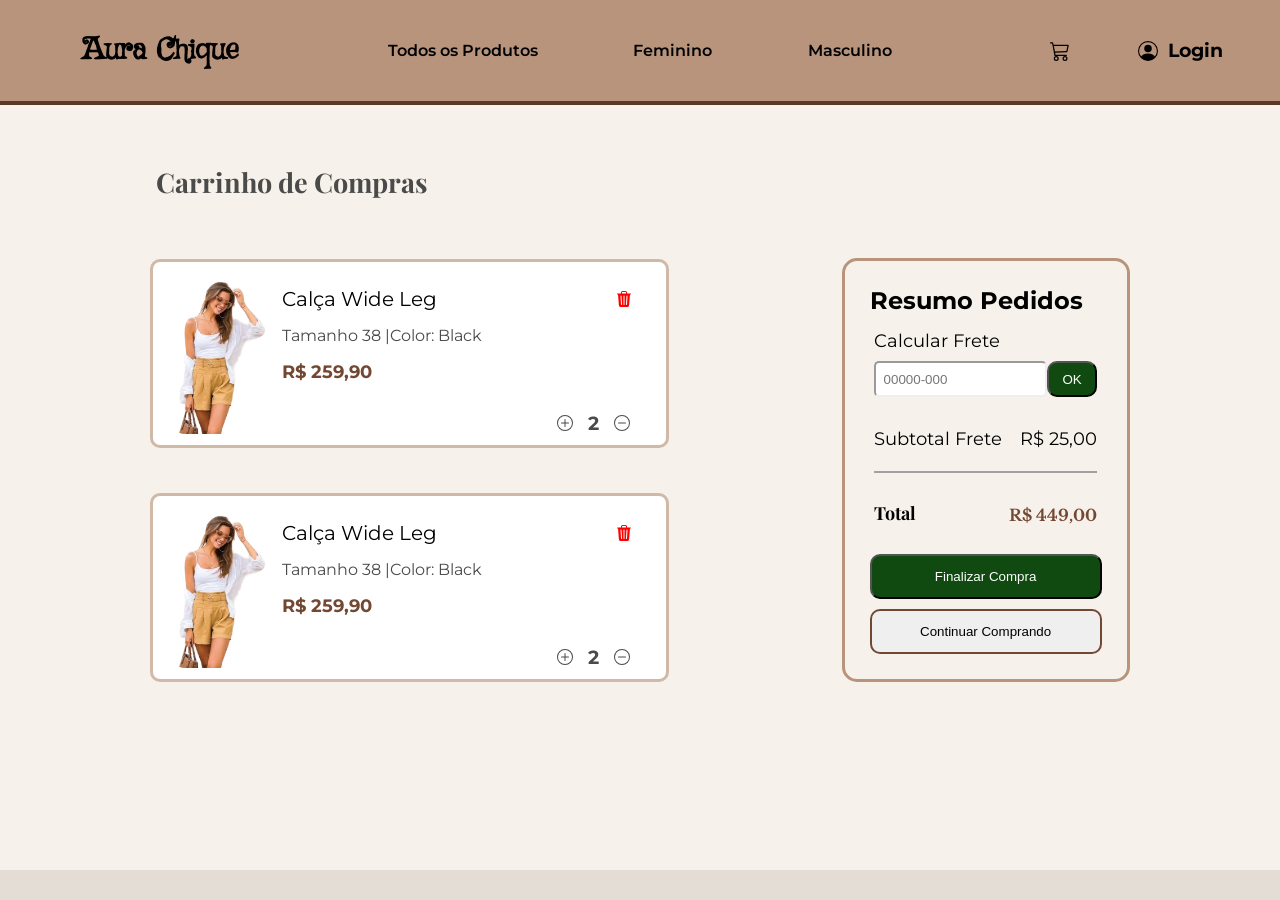
<file: telas/carrinho_de_compras.html>
<!DOCTYPE html>
<html lang="en">

<head>
    <meta charset="UTF-8">
    <meta name="viewport" content="width=device-width, initial-scale=1.0">
    <link rel="shortcut icon" href="../img/logoAuraChique.png" type="image/x-icon">
    <link rel="stylesheet" href="../css/carrinho_de_compras.css">
    <title>Aura Chique</title>
</head>

<body>
    <header>
        <div id="logo_container">
            <h2><a href="">Aura Chique</a></h2>
        </div>
        <nav id="nav_links">
            <ul id="menu_links">
                <li><a href="">Todos os Produtos</a></li>
                <li><a href="">Feminino</a></li>
                <li><a>Masculino</a></li>
            </ul>
        </nav>
        <nav id="nav_acesso">
            <ul id="acesso_links">
                <li>
                    <a href="">
                        <img src="../img/cart.svg" alt="Ícone de carrinho de compras">
                    </a>
                </li>
                <li>
                    <a href="">
                        <img src="../img/logoLogin.svg" alt="Ícone de usuário">
                        <h3>Login</h3>
                    </a>
                </li>
            </ul>
        </nav>
    </header>

    <body>
        <section class="carrinho_de_compras">


            <div class="conteiner_titulo_carrinho">
                <h2>Carrinho de Compras</h2>
            </div>
            <div class="conteiner_principal">
                <div class="conteiner_cards">
                    <div class="card_produtos">
                        <div class="img_card">
                            <img src="../img/look.png" alt="">
                        </div>
                        <div class="info_cards">

                            <div class="conteiner_principal_card">
                                <div class="titulo_produto">Calça Wide Leg</div>
                                <div class="remover_produto">
                                    <svg xmlns="http://www.w3.org/2000/svg" width="16" height="16" fill="red"
                                        class="bi bi-trash3-fill" viewBox="0 0 16 16">
                                        <path
                                            d="M11 1.5v1h3.5a.5.5 0 0 1 0 1h-.538l-.853 10.66A2 2 0 0 1 11.115 16h-6.23a2 2 0 0 1-1.994-1.84L2.038 3.5H1.5a.5.5 0 0 1 0-1H5v-1A1.5 1.5 0 0 1 6.5 0h3A1.5 1.5 0 0 1 11 1.5m-5 0v1h4v-1a.5.5 0 0 0-.5-.5h-3a.5.5 0 0 0-.5.5M4.5 5.029l.5 8.5a.5.5 0 1 0 .998-.06l-.5-8.5a.5.5 0 1 0-.998.06m6.53-.528a.5.5 0 0 0-.528.47l-.5 8.5a.5.5 0 0 0 .998.058l.5-8.5a.5.5 0 0 0-.47-.528M8 4.5a.5.5 0 0 0-.5.5v8.5a.5.5 0 0 0 1 0V5a.5.5 0 0 0-.5-.5" />
                                    </svg>
                                </div>
                            </div>
                            <div class="informacoes_produto">
                                <div class="info_tamanho_cor">
                                    <p>Tamanho 38 | </p>
                                    <p>Color: Black</p>
                                </div>
                                <div class="preco_produto">
                                    <h2>R$ 259,90</h2>
                                </div>
                                <div class="adicionar_remover_produto">
                                    <div class="adicionar">
                                        <svg xmlns="http://www.w3.org/2000/svg" width="16" height="16"
                                            fill="currentColor" class="bi bi-plus-circle" viewBox="0 0 16 16">
                                            <path
                                                d="M8 15A7 7 0 1 1 8 1a7 7 0 0 1 0 14m0 1A8 8 0 1 0 8 0a8 8 0 0 0 0 16" />
                                            <path
                                                d="M8 4a.5.5 0 0 1 .5.5v3h3a.5.5 0 0 1 0 1h-3v3a.5.5 0 0 1-1 0v-3h-3a.5.5 0 0 1 0-1h3v-3A.5.5 0 0 1 8 4" />
                                        </svg>
                                    </div>
                                    <div class="quantidade_produto">
                                        <h3 class="quantidade">2</h3>
                                    </div>
                                    <div class="diminuir">
                                        <svg xmlns="http://www.w3.org/2000/svg" width="16" height="16"
                                            fill="currentColor" class="bi bi-dash-circle" viewBox="0 0 16 16">
                                            <path
                                                d="M8 15A7 7 0 1 1 8 1a7 7 0 0 1 0 14m0 1A8 8 0 1 0 8 0a8 8 0 0 0 0 16" />
                                            <path d="M4 8a.5.5 0 0 1 .5-.5h7a.5.5 0 0 1 0 1h-7A.5.5 0 0 1 4 8" />
                                        </svg>
                                    </div>
                                </div>
                            </div>
                        </div>
                    </div>
                    <div class="card_produtos">
                        <div class="img_card">
                            <img src="../img/look.png" alt="">
                        </div>
                        <div class="info_cards">

                            <div class="conteiner_principal_card">
                                <div class="titulo_produto">Calça Wide Leg</div>
                                <div class="remover_produto">
                                    <svg xmlns="http://www.w3.org/2000/svg" width="16" height="16" fill="red"
                                        class="bi bi-trash3-fill" viewBox="0 0 16 16">
                                        <path
                                            d="M11 1.5v1h3.5a.5.5 0 0 1 0 1h-.538l-.853 10.66A2 2 0 0 1 11.115 16h-6.23a2 2 0 0 1-1.994-1.84L2.038 3.5H1.5a.5.5 0 0 1 0-1H5v-1A1.5 1.5 0 0 1 6.5 0h3A1.5 1.5 0 0 1 11 1.5m-5 0v1h4v-1a.5.5 0 0 0-.5-.5h-3a.5.5 0 0 0-.5.5M4.5 5.029l.5 8.5a.5.5 0 1 0 .998-.06l-.5-8.5a.5.5 0 1 0-.998.06m6.53-.528a.5.5 0 0 0-.528.47l-.5 8.5a.5.5 0 0 0 .998.058l.5-8.5a.5.5 0 0 0-.47-.528M8 4.5a.5.5 0 0 0-.5.5v8.5a.5.5 0 0 0 1 0V5a.5.5 0 0 0-.5-.5" />
                                    </svg>
                                </div>
                            </div>
                            <div class="informacoes_produto">
                                <div class="info_tamanho_cor">
                                    <p>Tamanho 38 | </p>
                                    <p>Color: Black</p>
                                </div>
                                <div class="preco_produto">
                                    <h2>R$ 259,90</h2>
                                </div>
                                <div class="adicionar_remover_produto">
                                    <div class="adicionar">
                                        <svg xmlns="http://www.w3.org/2000/svg" width="16" height="16"
                                            fill="currentColor" class="bi bi-plus-circle" viewBox="0 0 16 16">
                                            <path
                                                d="M8 15A7 7 0 1 1 8 1a7 7 0 0 1 0 14m0 1A8 8 0 1 0 8 0a8 8 0 0 0 0 16" />
                                            <path
                                                d="M8 4a.5.5 0 0 1 .5.5v3h3a.5.5 0 0 1 0 1h-3v3a.5.5 0 0 1-1 0v-3h-3a.5.5 0 0 1 0-1h3v-3A.5.5 0 0 1 8 4" />
                                        </svg>
                                    </div>
                                    <div class="quantidade_produto">
                                        <h3 class="quantidade">2</h3>
                                    </div>
                                    <div class="diminuir">
                                        <svg xmlns="http://www.w3.org/2000/svg" width="16" height="16"
                                            fill="currentColor" class="bi bi-dash-circle" viewBox="0 0 16 16">
                                            <path
                                                d="M8 15A7 7 0 1 1 8 1a7 7 0 0 1 0 14m0 1A8 8 0 1 0 8 0a8 8 0 0 0 0 16" />
                                            <path d="M4 8a.5.5 0 0 1 .5-.5h7a.5.5 0 0 1 0 1h-7A.5.5 0 0 1 4 8" />
                                        </svg>
                                    </div>
                                </div>
                            </div>
                        </div>
                    </div>
                </div>
                <div class="conteiner_resumo_pedidos">
                    <div class="conteiner_titulo_resumos">
                        <h2>Resumo Pedidos</h2>
                    </div>
                    <div class="conteiner_frete">
                        <p>Calcular Frete</p>
                        <div class="conteiner_input_frete">
                            <input type="text" placeholder="  00000-000">
                            <button class="botao_frete">OK</button>
                        </div>
                        <div class="total_frete">
                            <p>Subtotal Frete</p>
                            <p>R$ 25,00</p>
                        </div>
                        <div class="total_compra">
                            <h4>Total</h4>
                            <h3 class="preco_total">R$ 449,00</h3>
                        </div>
                    </div>
                    <div class="botoes_finalizar_pedido">
                        <button class="botao_finalizacao">Finalizar Compra</button>
                        <button class="botao_continuar_compras">Continuar Comprando</button>
                    </div>
                </div>



            </div>



        </section>

    </body>
</file>
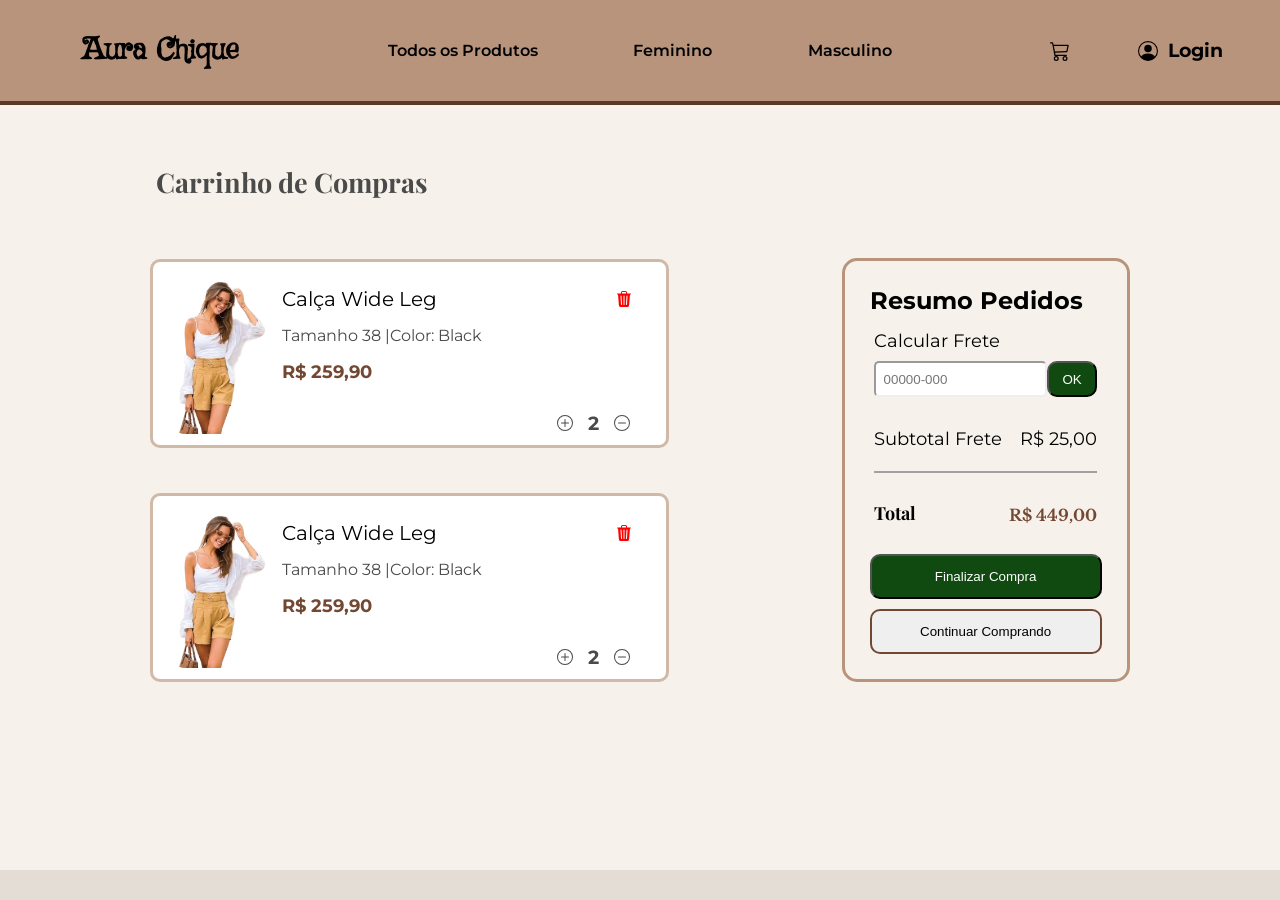
<file: telas/carrinhoDeCompras.html>
<!DOCTYPE html>
<html lang="en">

<head>
    <meta charset="UTF-8">
    <meta name="viewport" content="width=device-width, initial-scale=1.0">
    <link rel="shortcut icon" href="../img/logoAuraChique.png" type="image/x-icon">
    <link rel="stylesheet" href="../css/carrinhoDeCompras.css">
    <title>Aura Chique</title>
</head>

<body>
    <header>
        <div id="logo_container">
            <h2><a href="../telas/landingPage.html">Aura Chique</a></h2>
        </div>
        <nav id="nav_links">
            <ul id="menu_links">
                <li><a href="../telas/landingPage.html">Todos os Produtos</a></li>
                <li><a href="../telas/landingPage.html">Feminino</a></li>
                <li><a href="../telas/landingPage.html">Masculino</a></li>
            </ul>
        </nav>
        <nav id="nav_acesso">
            <ul id="acesso_links">
                <li>
                    <a href="../telas/carrinhoDeCompras.html">
                        <img src="../img/cart.svg" alt="Ícone de carrinho de compras">
                    </a>
                </li>
                <li>
                    <a href="../telas/landingPage.html?acao=logar">
                        <img src="../img/logoLogin.svg" alt="Ícone de usuário">
                        <h3>Login</h3>
                    </a>
                </li>
            </ul>
        </nav>
    </header>

    <body>
        <section class="carrinho_de_compras">


            <div class="conteiner_titulo_carrinho">
                <h2>Carrinho de Compras</h2>
            </div>
            <div class="conteiner_principal">
                <div class="conteiner_cards">
                    <div class="card_produtos">
                        <div class="img_card">
                            <img src="../img/look.png" alt="">
                        </div>
                        <div class="info_cards">

                            <div class="conteiner_principal_card">
                                <div class="titulo_produto">Calça Wide Leg</div>
                                <div class="remover_produto">
                                    <svg xmlns="http://www.w3.org/2000/svg" width="16" height="16" fill="red"
                                        class="bi bi-trash3-fill" viewBox="0 0 16 16">
                                        <path
                                            d="M11 1.5v1h3.5a.5.5 0 0 1 0 1h-.538l-.853 10.66A2 2 0 0 1 11.115 16h-6.23a2 2 0 0 1-1.994-1.84L2.038 3.5H1.5a.5.5 0 0 1 0-1H5v-1A1.5 1.5 0 0 1 6.5 0h3A1.5 1.5 0 0 1 11 1.5m-5 0v1h4v-1a.5.5 0 0 0-.5-.5h-3a.5.5 0 0 0-.5.5M4.5 5.029l.5 8.5a.5.5 0 1 0 .998-.06l-.5-8.5a.5.5 0 1 0-.998.06m6.53-.528a.5.5 0 0 0-.528.47l-.5 8.5a.5.5 0 0 0 .998.058l.5-8.5a.5.5 0 0 0-.47-.528M8 4.5a.5.5 0 0 0-.5.5v8.5a.5.5 0 0 0 1 0V5a.5.5 0 0 0-.5-.5" />
                                    </svg>
                                </div>
                            </div>
                            <div class="informacoes_produto">
                                <div class="info_tamanho_cor">
                                    <p>Tamanho 38 | </p>
                                    <p>Color: Black</p>
                                </div>
                                <div class="preco_produto">
                                    <h2>R$ 259,90</h2>
                                </div>
                                <div class="adicionar_remover_produto">
                                    <div class="adicionar">
                                        <svg xmlns="http://www.w3.org/2000/svg" width="16" height="16"
                                            fill="currentColor" class="bi bi-plus-circle" viewBox="0 0 16 16">
                                            <path
                                                d="M8 15A7 7 0 1 1 8 1a7 7 0 0 1 0 14m0 1A8 8 0 1 0 8 0a8 8 0 0 0 0 16" />
                                            <path
                                                d="M8 4a.5.5 0 0 1 .5.5v3h3a.5.5 0 0 1 0 1h-3v3a.5.5 0 0 1-1 0v-3h-3a.5.5 0 0 1 0-1h3v-3A.5.5 0 0 1 8 4" />
                                        </svg>
                                    </div>
                                    <div class="quantidade_produto">
                                        <h3 class="quantidade">2</h3>
                                    </div>
                                    <div class="diminuir">
                                        <svg xmlns="http://www.w3.org/2000/svg" width="16" height="16"
                                            fill="currentColor" class="bi bi-dash-circle" viewBox="0 0 16 16">
                                            <path
                                                d="M8 15A7 7 0 1 1 8 1a7 7 0 0 1 0 14m0 1A8 8 0 1 0 8 0a8 8 0 0 0 0 16" />
                                            <path d="M4 8a.5.5 0 0 1 .5-.5h7a.5.5 0 0 1 0 1h-7A.5.5 0 0 1 4 8" />
                                        </svg>
                                    </div>
                                </div>
                            </div>
                        </div>
                    </div>
                    <div class="card_produtos">
                        <div class="img_card">
                            <img src="../img/look.png" alt="">
                        </div>
                        <div class="info_cards">

                            <div class="conteiner_principal_card">
                                <div class="titulo_produto">Calça Wide Leg</div>
                                <div class="remover_produto">
                                    <svg xmlns="http://www.w3.org/2000/svg" width="16" height="16" fill="red"
                                        class="bi bi-trash3-fill" viewBox="0 0 16 16">
                                        <path
                                            d="M11 1.5v1h3.5a.5.5 0 0 1 0 1h-.538l-.853 10.66A2 2 0 0 1 11.115 16h-6.23a2 2 0 0 1-1.994-1.84L2.038 3.5H1.5a.5.5 0 0 1 0-1H5v-1A1.5 1.5 0 0 1 6.5 0h3A1.5 1.5 0 0 1 11 1.5m-5 0v1h4v-1a.5.5 0 0 0-.5-.5h-3a.5.5 0 0 0-.5.5M4.5 5.029l.5 8.5a.5.5 0 1 0 .998-.06l-.5-8.5a.5.5 0 1 0-.998.06m6.53-.528a.5.5 0 0 0-.528.47l-.5 8.5a.5.5 0 0 0 .998.058l.5-8.5a.5.5 0 0 0-.47-.528M8 4.5a.5.5 0 0 0-.5.5v8.5a.5.5 0 0 0 1 0V5a.5.5 0 0 0-.5-.5" />
                                    </svg>
                                </div>
                            </div>
                            <div class="informacoes_produto">
                                <div class="info_tamanho_cor">
                                    <p>Tamanho 38 | </p>
                                    <p>Color: Black</p>
                                </div>
                                <div class="preco_produto">
                                    <h2>R$ 259,90</h2>
                                </div>
                                <div class="adicionar_remover_produto">
                                    <div class="adicionar">
                                        <svg xmlns="http://www.w3.org/2000/svg" width="16" height="16"
                                            fill="currentColor" class="bi bi-plus-circle" viewBox="0 0 16 16">
                                            <path
                                                d="M8 15A7 7 0 1 1 8 1a7 7 0 0 1 0 14m0 1A8 8 0 1 0 8 0a8 8 0 0 0 0 16" />
                                            <path
                                                d="M8 4a.5.5 0 0 1 .5.5v3h3a.5.5 0 0 1 0 1h-3v3a.5.5 0 0 1-1 0v-3h-3a.5.5 0 0 1 0-1h3v-3A.5.5 0 0 1 8 4" />
                                        </svg>
                                    </div>
                                    <div class="quantidade_produto">
                                        <h3 class="quantidade">2</h3>
                                    </div>
                                    <div class="diminuir">
                                        <svg xmlns="http://www.w3.org/2000/svg" width="16" height="16"
                                            fill="currentColor" class="bi bi-dash-circle" viewBox="0 0 16 16">
                                            <path
                                                d="M8 15A7 7 0 1 1 8 1a7 7 0 0 1 0 14m0 1A8 8 0 1 0 8 0a8 8 0 0 0 0 16" />
                                            <path d="M4 8a.5.5 0 0 1 .5-.5h7a.5.5 0 0 1 0 1h-7A.5.5 0 0 1 4 8" />
                                        </svg>
                                    </div>
                                </div>
                            </div>
                        </div>
                    </div>
                </div>
                <div class="conteiner_resumo_pedidos">
                    <div class="conteiner_titulo_resumos">
                        <h2>Resumo Pedidos</h2>
                    </div>
                    <div class="conteiner_frete">
                        <p>Calcular Frete</p>
                        <div class="conteiner_input_frete">
                            <input type="text" placeholder="  00000-000">
                            <button class="botao_frete">OK</button>
                        </div>
                        <div class="total_frete">
                            <p>Subtotal Frete</p>
                            <p>R$ 25,00</p>
                        </div>
                        <div class="total_compra">
                            <h4>Total</h4>
                            <h3 class="preco_total">R$ 449,00</h3>
                        </div>
                    </div>
                    <div class="botoes_finalizar_pedido">
                        <button class="botao_finalizacao">Finalizar Compra</button>
                        <button class="botao_continuar_compras">Continuar Comprando</button>
                    </div>
                </div>



            </div>



        </section>

    </body>
</file>
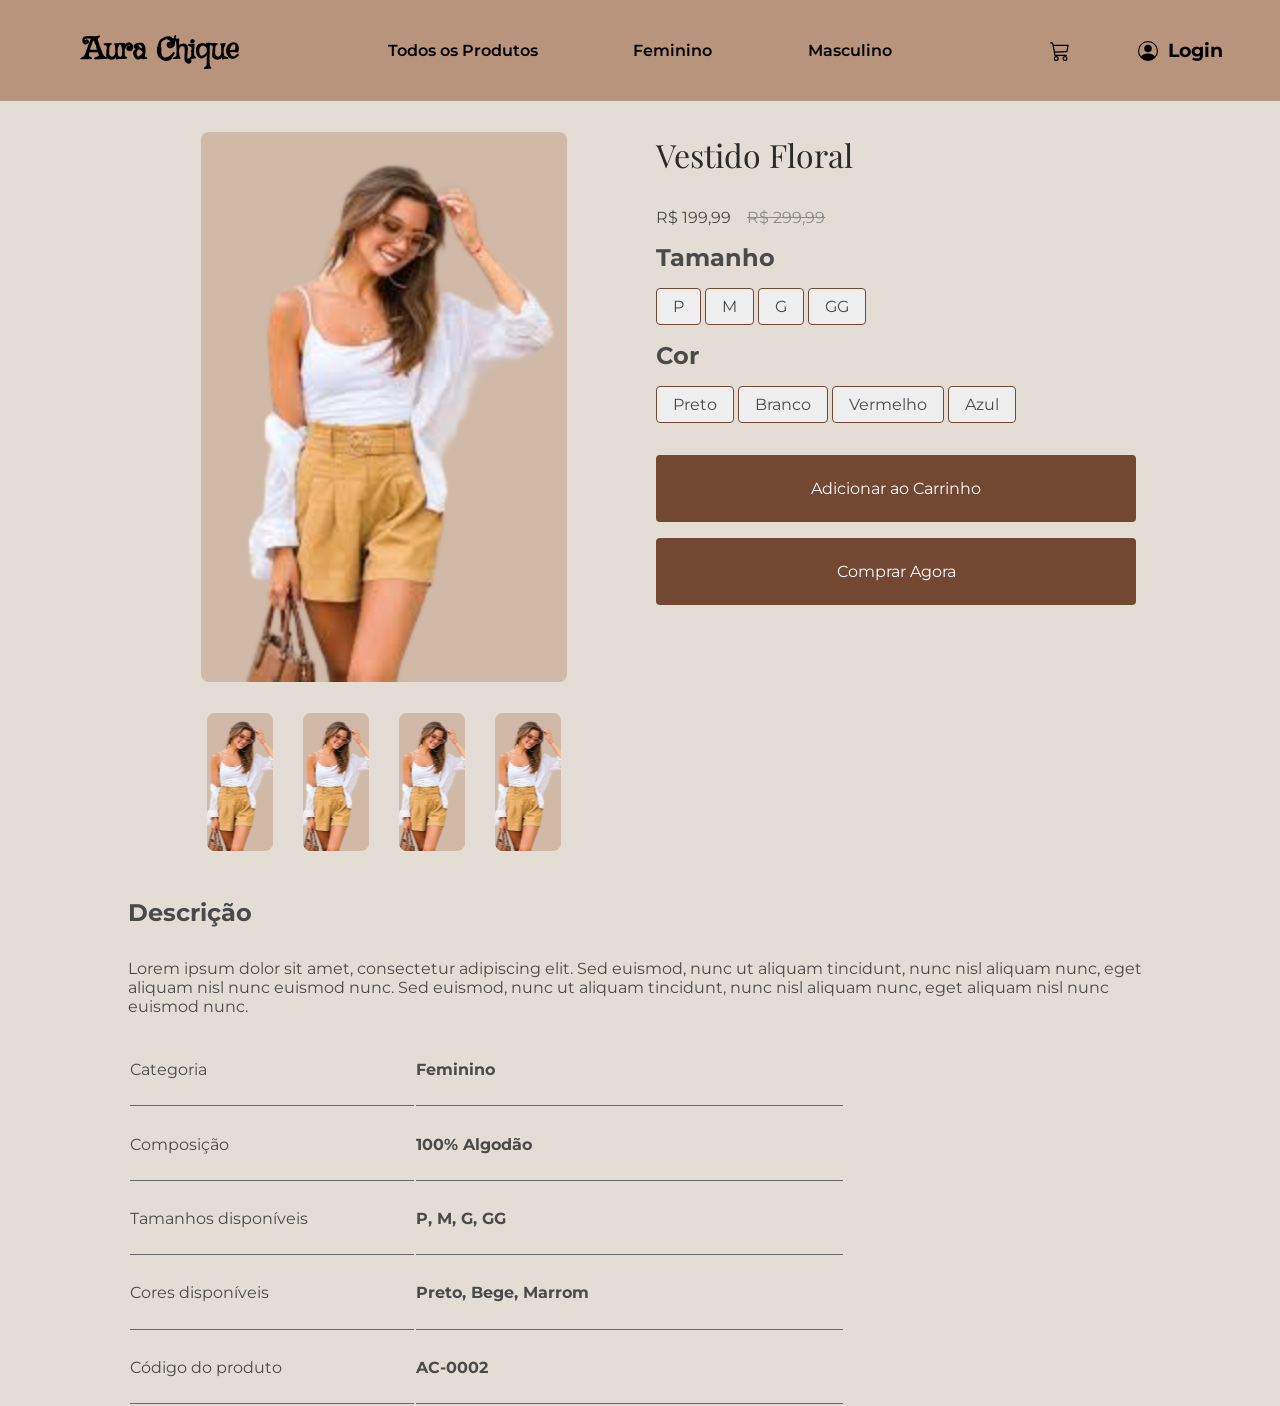
<file: telas/detalhamentoProduto.html>
<!DOCTYPE html>
<html lang="en">

<head>
    <meta charset="UTF-8">
    <meta name="viewport" content="width=device-width, initial-scale=1.0">
    <link rel="shortcut icon" href="../img/LogoAuraChique.png" type="image/x-icon">
    <link rel="stylesheet" href="../css/detalhamentoProduto.css">
    <link rel="stylesheet" href="../css/landingPage.css">
    <title>Aura Chique</title>
</head>

<body>
    <header>
        <div id="logo_container">
            <h2><a href="../telas/landingPage.html">Aura Chique</a></h2>
        </div>
        <nav id="nav_links">
            <ul id="menu_links">
                <li><a href="../telas/landingPage.html">Todos os Produtos</a></li>
                <li><a href="../telas/landingPage.html">Feminino</a></li>
                <li><a href="../telas/landingPage.html">Masculino</a></li>
            </ul>
        </nav>
        <nav id="nav_acesso">
            <ul id="acesso_links">
                <li>
                    <a href="../telas/carrinhoDeCompras.html">
                        <img src="../img/cart.svg" alt="Ícone de carrinho de compras">
                    </a>
                </li>
                <li>
                    <a href="../telas/landingPage.html?acao=logar">
                        <img src="../img/logoLogin.svg" alt="Ícone de usuário">
                        <h3>Login</h3>
                    </a>
                </li>
            </ul>
        </nav>
    </header>

    <section id="section_detalhamento_produto">
        <div id="container_detalhamento_produto">

            <div id="container_fotos_produto">
                <div id="foto_principal_produto">
                    <img src="../img/look.png" alt="Imagem do produto">
                </div>
                <div id="container_fotos_secundarias">
                    <img src="../img/look.png" alt="Imagem do produto">
                    <img src="../img/look.png" alt="Imagem do produto">
                    <img src="../img/look.png" alt="Imagem do produto">
                    <img src="../img/look.png" alt="Imagem do produto">
                </div>
            </div>

            <div id="container_informacoes_produto">

                <h2 id="titulo_produto">Vestido Floral</h2>

                <div id="container_precos">
                    <p id="preco_produto">R$ 199,99</p>

                    <p id="preco_original">R$ 299,99</p>
                </div>

                <div id="container_tamanho">
                    <h2>Tamanho</h2>
                    <div id="container_botoes_tamanho">
                        <button class="btn_tamanho">P</button>
                        <button class="btn_tamanho">M</button>
                        <button class="btn_tamanho">G</button>
                        <button class="btn_tamanho">GG</button>
                    </div>
                </div>

                <div id="container_cores">
                    <h2>Cor</h2>
                    <div id="container_botoes_cor">
                        <button class="btn_cor" id="btn_cor_preto">Preto</button>
                        <button class="btn_cor" id="btn_cor_branco">Branco</button>
                        <button class="btn_cor" id="btn_cor_vermelho">Vermelho</button>
                        <button class="btn_cor" id="btn_cor_azul">Azul</button>
                    </div>
                </div>

                <div id="container_botoes_acoes">
                    <button id="btn_adicionar_carrinho" onclick="window.location = '../telas/landingPage.html'">Adicionar ao Carrinho</button>
                    <button id="btn_comprar_agora" onclick="window.location = '../telas/carrinhoDeCompras.html'">Comprar Agora</button>
                </div>

            </div>
        </div>
    </section>
    <section id="section_descricao_produto">
        <h2>Descrição</h2>
        <div id="container_descricao_produto">
            <p>
                Lorem ipsum dolor sit amet, consectetur adipiscing elit. Sed euismod, nunc ut aliquam tincidunt, nunc
                nisl
                aliquam
                nunc, eget aliquam nisl nunc euismod nunc. Sed euismod, nunc ut aliquam tincidunt, nunc nisl aliquam
                nunc, eget
                aliquam nisl nunc euismod nunc.
            </p>
        </div>

        <table id="tabela_informacoes_produto">
            <tr>
                <td>Categoria</td>
                <td class="coluna_informacao_tabela">Feminino</td>
            </tr>
            <tr>
                <td>Composição</td>
                <td class="coluna_informacao_tabela">100% Algodão</td>
            </tr>
            <tr>
                <td>
                    Tamanhos disponíveis

                </td>
                <td class="coluna_informacao_tabela">
                    P, M, G, GG
                </td>
            </tr>
            <tr>
                <td>
                    Cores disponíveis
                </td>
                <td class="coluna_informacao_tabela">
                    Preto, Bege, Marrom
                </td>
            </tr>
            <tr>
                <td>
                    Código do produto
                </td>
                <td class="coluna_informacao_tabela">
                    AC-0002
                </td>
            </tr>
        </table>

    </section>
</body>

</html>
</file>
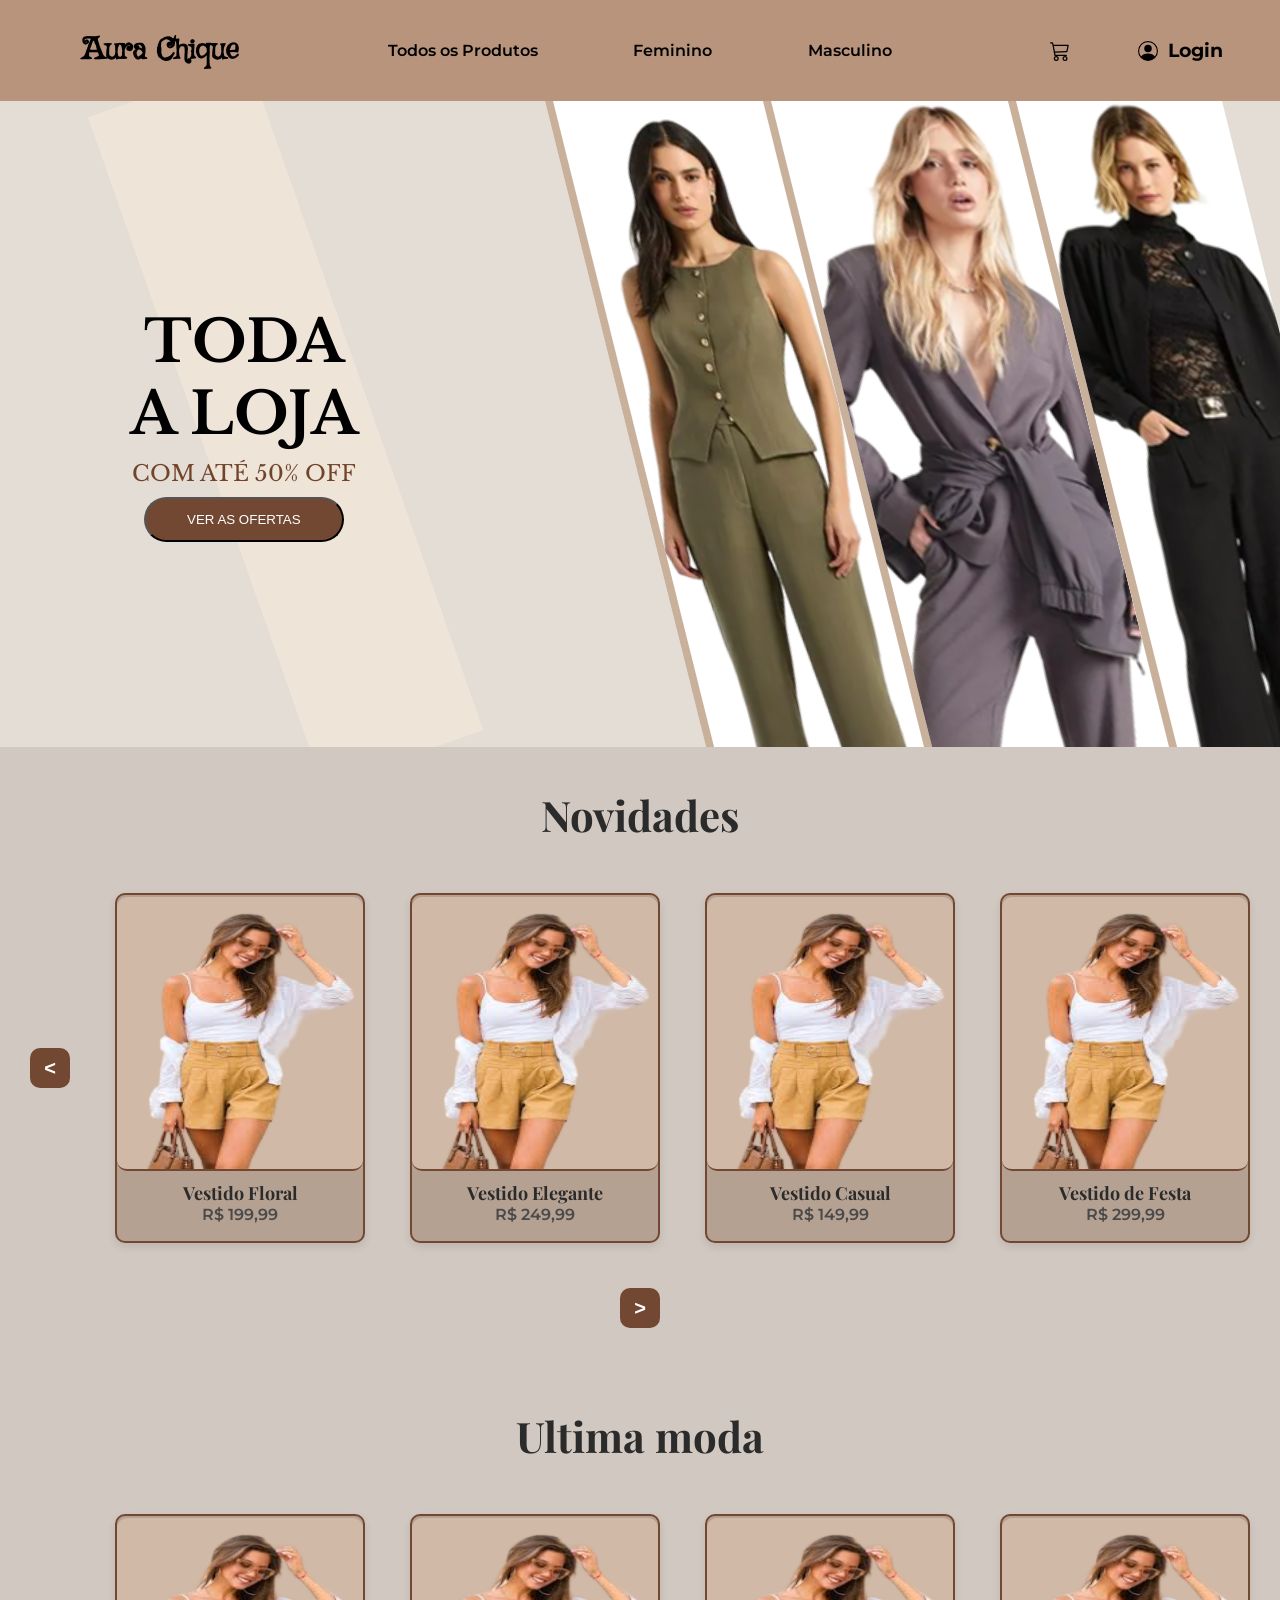
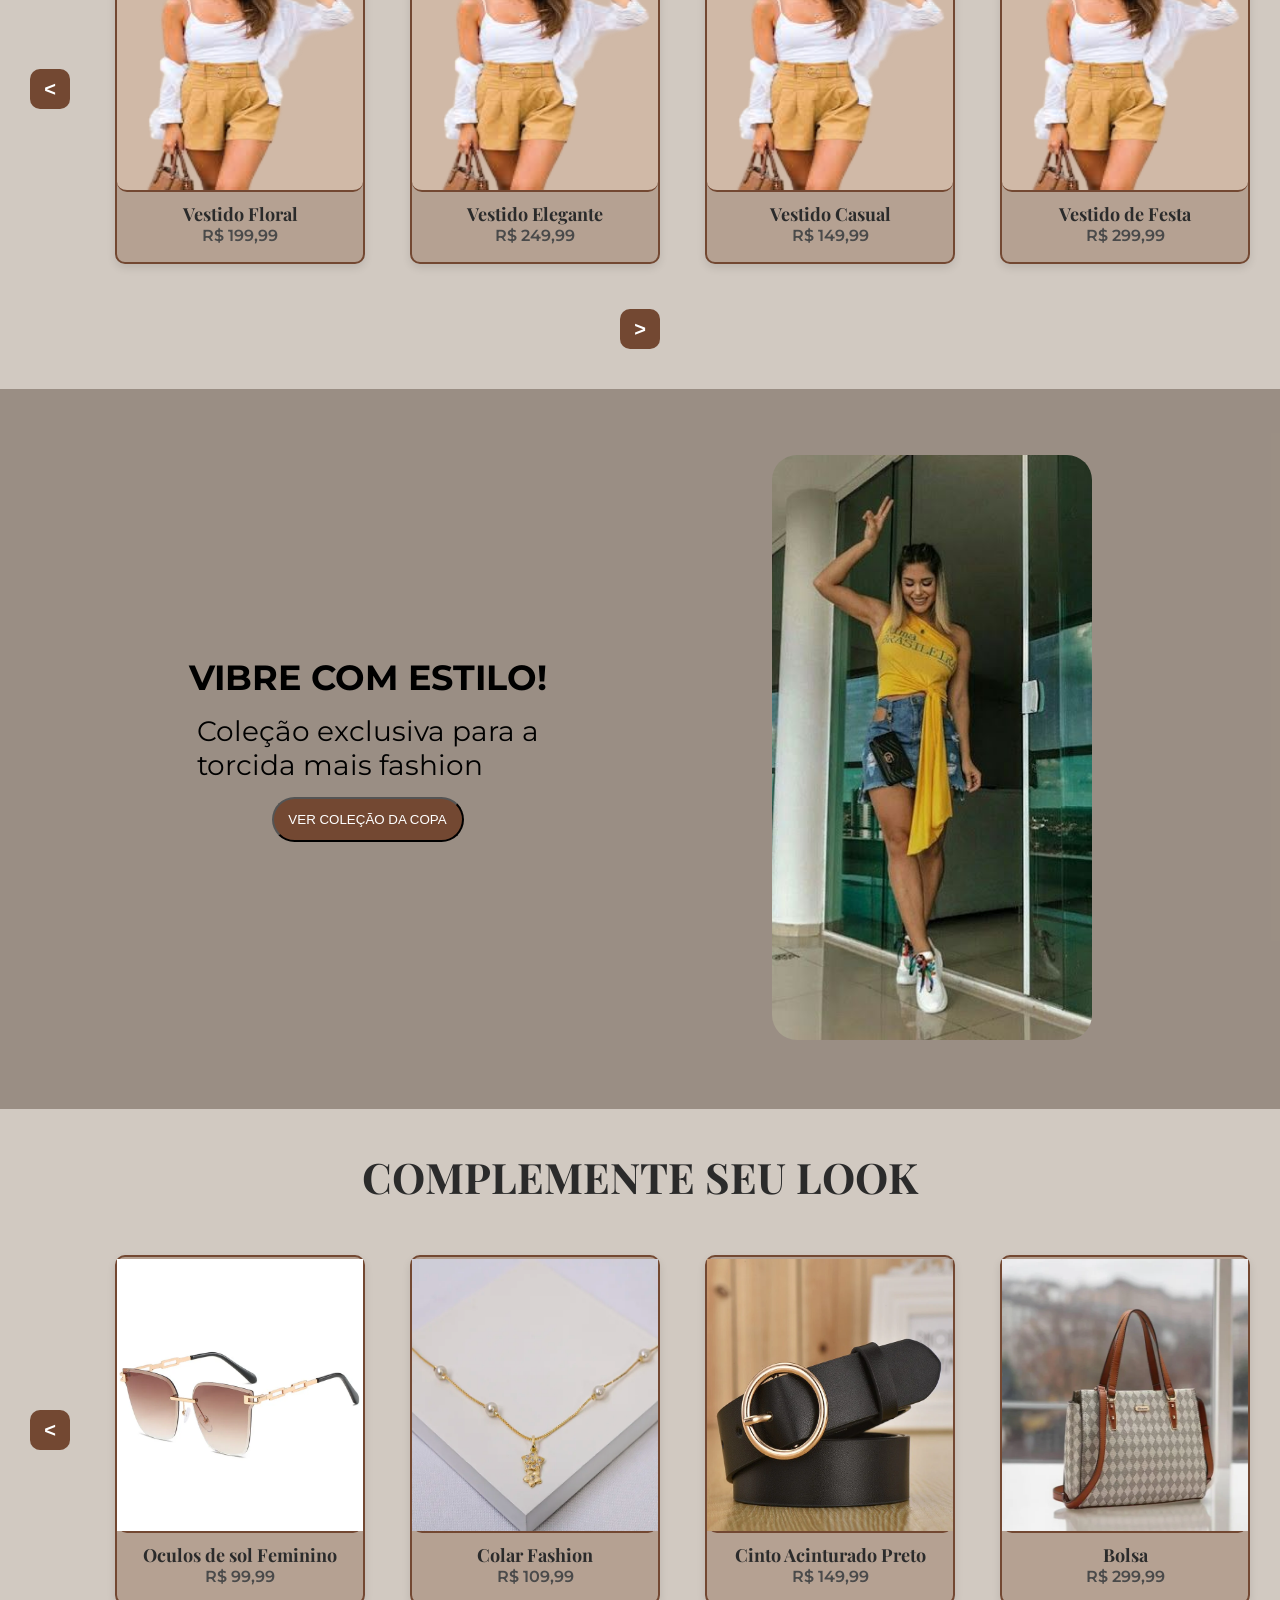
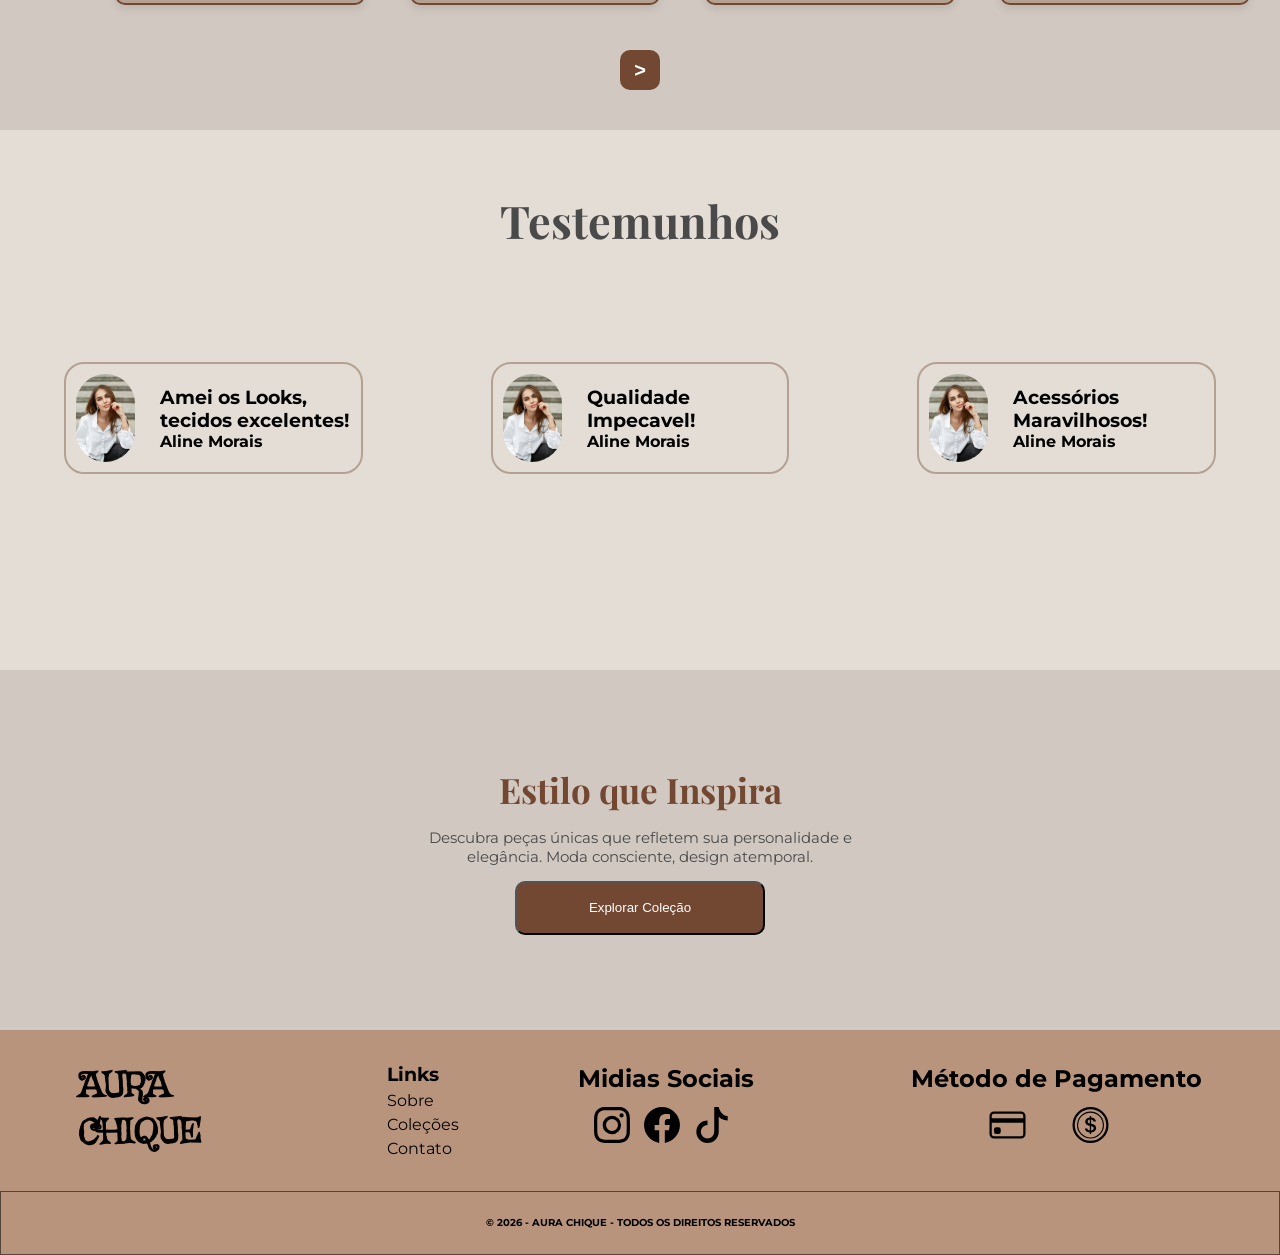
<file: telas/landingPage.html>
<!DOCTYPE html>
<html lang="en">

<head>
    <meta charset="UTF-8">
    <meta name="viewport" content="width=device-width, initial-scale=1.0">
    <link rel="shortcut icon" href="../img/logoAuraChique.png" type="image/x-icon">
    <link rel="stylesheet" href="../css/landingPage.css">
    <title>Aura Chique</title>
</head>

<body onload="inicializar()">
    <header>
        <div id="logo_container">
            <h2><a href="../telas/landingPage.html">Aura Chique</a></h2>
        </div>
        <nav id="nav_links">
            <ul id="menu_links">
                <li><a href="../telas/landingPage.html">Todos os Produtos</a></li>
                <li><a href="../telas/landingPage.html">Feminino</a></li>
                <li><a href="../telas/landingPage.html">Masculino</a></li>
            </ul>
        </nav>
        <nav id="nav_acesso">
            <ul id="acesso_links">
                <li>
                    <a href="../telas/carrinhoDeCompras.html">
                        <img src="../img/cart.svg" alt="Ícone de carrinho de compras">
                    </a>
                </li>
                <li id="container_acao_header">
                    <a href="../telas/landingPage.html?acao=logar">
                        <img src="../img/logoLogin.svg" alt="Ícone de usuário">
                        <h3>Login</h3>
                    </a>
                </li>
            </ul>
        </nav>
    </header>
    <section class="pagina_principal">

        <div class="informações_desconto">
            <h1>TODA <br> A LOJA</h1>
            <p class="desconto">COM ATÉ 50% OFF</p>
            <button onclick="" class="btn_ofertas">VER AS OFERTAS</button>
        </div>

        <div class="galeria">

            <div class="fundoImagem">

                <div class="imagemModelo">

                    <img src="../img/image 3.png" alt="">
                </div>
            </div>

            <div class="fundoImagem">

                <div class="imagemModelo">

                    <img src="../img/image 2.png" alt="">
                </div>
            </div>

            <div class="fundoImagem">

                <div class="imagemModelo">

                    <img src="../img/image 1.png" alt="">
                </div>
            </div>



        </div>


    </section>
    <section class="section_novos_produtos">

        <div class="container_produtos">


            <div class="titulo_novos_produtos">
                <h2>Novidades</h2>
            </div>
            <div class="container_novos_produtos">
                <button class="btn_navegacao_produtos">
                    <span>
                        < </span>
                </button>
                <div class="card_produto" onclick="window.location.href='../telas/detalhamentoProduto.html'">
                    <div class="card"><img src="../img/look.png" alt="Imagem do produto"></div>
                    <h3>Vestido Floral</h3>
                    <p>R$ 199,99</p>
                </div>
                <div class="card_produto">
                    <div class="card"><img src="../img/look.png" alt="Imagem do produto"></div>
                    <h3>Vestido Elegante</h3>
                    <p>R$ 249,99</p>
                </div>
                <div class="card_produto">
                    <div class="card"><img src="../img/look.png" alt="Imagem do produto"></div>
                    <h3>Vestido Casual</h3>
                    <p>R$ 149,99</p>
                </div>
                <div class="card_produto">
                    <div class="card"><img src="../img/look.png" alt="Imagem do produto"></div>
                    <h3>Vestido de Festa</h3>
                    <p>R$ 299,99</p>
                </div>
                <button class="btn_navegacao_produtos">
                    <span> > </span>
                </button>
            </div>
        </div>

    </section>
    <section class="section_novos_produtos">

        <div class="container_produtos">


            <div class="titulo_novos_produtos">
                <h2>Ultima moda</h2>
            </div>
            <div class="container_novos_produtos">
                <button class="btn_navegacao_produtos">
                    <span>
                        < </span>
                </button>
                <div class="card_produto">
                    <div class="card"><img src="../img/look.png" alt="Imagem do produto"></div>
                    <h3>Vestido Floral</h3>
                    <p>R$ 199,99</p>
                </div>
                <div class="card_produto">
                    <div class="card"><img src="../img/look.png" alt="Imagem do produto"></div>
                    <h3>Vestido Elegante</h3>
                    <p>R$ 249,99</p>
                </div>
                <div class="card_produto">
                    <div class="card"><img src="../img/look.png" alt="Imagem do produto"></div>
                    <h3>Vestido Casual</h3>
                    <p>R$ 149,99</p>
                </div>
                <div class="card_produto">
                    <div class="card"><img src="../img/look.png" alt="Imagem do produto"></div>
                    <h3>Vestido de Festa</h3>
                    <p>R$ 299,99</p>
                </div>
                <button class="btn_navegacao_produtos">
                    <span> > </span>
                </button>
            </div>
        </div>

    </section>

    <section class="novidades_sazonais">

        <div id="textosPrincipais">

            <h2>VIBRE COM ESTILO!</h2>
            <p>Coleção exclusiva para a <br> torcida mais fashion</p>
            <button class="btn_novidades">VER COLEÇÃO DA COPA</button>
        </div>
        <div id="imagens_novidades">
            <img src="../img/novidade_copa.jpg" alt="Roupa feminina novidade copa">
        </div>

    </section>
    <section class="section_novos_produtos">

        <div class="container_produtos">


            <div class="titulo_novos_produtos">
                <h2>COMPLEMENTE SEU LOOK</h2>
            </div>
            <div class="container_novos_produtos">
                <button class="btn_navegacao_produtos">
                    <span>
                        < </span>
                </button>
                <div class="card_produto">
                    <div class="card"><img src="../img/oculos-de-sol-feminino-moda-elegante-921180.webp"
                            alt="Imagem do produto"></div>
                    <h3>Oculos de sol Feminino</h3>
                    <p>R$ 99,99</p>
                </div>
                <div class="card_produto">
                    <div class="card"><img
                            src="../img/246216-colar-feminino-colar-perolas-colar-flores-colar-zirconias-colar-delicado-colar-veneziana-colar-elegante-colar-hipoalergico.webp"
                            alt="Imagem do produto"></div>
                    <h3>Colar Fashion</h3>
                    <p>R$ 109,99</p>
                </div>
                <div class="card_produto">
                    <div class="card"><img src="../img/cinto.webp" alt="Imagem do produto"></div>
                    <h3>Cinto Acinturado Preto</h3>
                    <p>R$ 149,99</p>
                </div>
                <div class="card_produto">
                    <div class="card"><img src="../img/Bolsa.webp" alt="Imagem do produto"></div>
                    <h3>Bolsa</h3>
                    <p>R$ 299,99</p>
                </div>
                <button class="btn_navegacao_produtos">
                    <span> > </span>
                </button>
            </div>
        </div>

    </section>
    <section class="testemunhos">

        <div id="titulo_testemunos">Testemunhos</div>

        <div id="conteiner_cards_testemunhos">

            <div class="card_principal_testemunhos">
                <img src="../img/muieChique.jpeg" alt="">
                <div class="comentarios">
                    <h3>Amei os Looks, tecidos excelentes!</h3>
                    <h4>Aline Morais</h4>
                </div>
            </div>
            <div class="card_principal_testemunhos">
                <img src="../img/muieChique.jpeg" alt="">
                <div class="comentarios">
                    <h3>Qualidade Impecavel!</h3>
                    <h4>Aline Morais</h4>
                </div>
            </div>
            <div class="card_principal_testemunhos">
                <img src="../img/muieChique.jpeg" alt="">
                <div class="comentarios">
                    <h3>Acessórios Maravilhosos!</h3>
                    <h4>Aline Morais</h4>
                </div>
            </div>

        </div>

    </section>

    <section class="cupons">

        <h2>Estilo que Inspira</h2>
        <p>Descubra peças únicas que refletem sua personalidade e <br> elegância. Moda consciente, design atemporal.</p>

        <button id="btn_resgate">Explorar Coleção</button>
    </section>
    <footer class="footer">
        <div id="footer_principal">
            <div class="titulo_footer">
                <h1>AURA <br>CHIQUE</h1>
            </div>
            <nav id="nav_footer">
                <ul id="links_footer">
                    <h3>Links</h3>
                    <li>Sobre</li>
                    <li>Coleções</li>
                    <li>Contato</li>
                </ul>
            </nav>
            <div>
                <h2>Midias Sociais</h2>
                <div id="imagens_redes_sociais">
                    <img src="../img/instagram.svg" alt="logo do instagram">
                    <img src="../img/facebook.svg" alt="logo do facebook">
                    <img src="../img/tiktok.svg" alt="logo do tiktok">
                </div>
            </div>
            <div>
                <h2>Método de Pagamento</h2>
                <div id="formas_pagamento">
                    <img src="../img/credit-card.svg" alt="cartão de crédito">
                    <img src="../img/coin.svg" alt="Dinheiro">
                </div>
            </div>
        </div>
        <div id="direitos_reservados">
            <h6>© 2026 - AURA CHIQUE - TODOS OS DIREITOS RESERVADOS</h6>
        </div>

    </footer>
    <section id="section_login_modal">
        <div id="login_modal">

            <button class="botao_fechar_modal" onclick="fecharModal()">
                <img src="../img/x.svg" alt="Fechar modal" id="img_fechar_modal">
            </button>

            <h2 class="titulo_modal">Entre na sua conta</h2>
            <form class="formulario_padrao" onsubmit="event.preventDefault()">
                <div class="input_container">
                    <img class="input_icon" src="../img/envelope.svg" alt="Ícone de e-mail">
                    <input type="email" placeholder="Seu E-mail" id="email_login">
                </div>
                <span id="erro_email" class="erro_input">Erro no e-mail</span>

                <div class="input_container">
                    <img class="input_icon" src="../img/cadeado.svg" alt="Ícone de senha">
                    <input type="password" placeholder="Sua Senha" id="senha_login">
                    <button type="button" id="botao_visualizar_senha" class="botao_olho"
                        onclick="lidarComSenha(senha_login, botao_visualizar_senha)">
                    </button>
                </div>
                <span id="erro_senha" class="erro_input">Erro na senha</span>

                <button type="submit" id="botao_login_submit" onclick="login()"
                    class="botao_enviar_forms">Entrar</button>
            </form>

            <div id="links_modal">
                <button id="botao_esqueci_senha" onclick="telaEsqueciSenha()">Esqueci minha senha</button>

                <div id="link_cadastro_container">
                    <span>Ainda não tem uma conta? </span>
                    <button id="botao_cadastro" onclick="telaCadastro()">Cadastre-se</button>
                </div>
            </div>
        </div>
    </section>

    <section id="section_cadastro_modal">
        <div id="cadastro_modal">
            <button class="botao_fechar_modal" onclick="fecharModal()">
                <img src="../img/x.svg" alt="Fechar modal" id="img_fechar_modal">
            </button>

            <h2 class="titulo_modal">Crie sua conta</h2>
            <form class="formulario_padrao" onsubmit="event.preventDefault()">
                <div class="input_container">
                    <img class="input_icon" src="../img/user.svg" alt="Ícone de usuário">
                    <input type="text" placeholder="Seu Nome Completo" id="nome_cadastro">
                </div>
                <span id="erro_nome" class="erro_input">Erro no nome</span>

                <div class="input_container">
                    <img class="input_icon" src="../img/envelope.svg" alt="Ícone de e-mail">
                    <input type="email" placeholder="Seu E-mail" id="email_cadastro">
                </div>
                <span id="erro_email_cadastro" class="erro_input">Erro no e-mail</span>

                <div class="input_container">
                    <img class="input_icon" src="../img/cadeado.svg" alt="Ícone de senha">
                    <input type="password" placeholder="Sua Senha" id="senha_cadastro">
                    <button type="button" id="botao_visualizar_senha_cadastro" class="botao_olho"
                        onclick="lidarComSenha(senha_cadastro, botao_visualizar_senha_cadastro)">
                    </button>
                </div>
                <span id="erro_senha_cadastro" class="erro_input">Erro na senha</span>

                <div class="input_container">
                    <img class="input_icon" src="../img/cadeado.svg" alt="Ícone de senha">
                    <input type="password" placeholder="Confirme sua Senha" id="confirmar_senha_cadastro">
                    <button type="button" id="botao_visualizar_confirmar_senha_cadastro" class="botao_olho"
                        onclick="lidarComSenha(confirmar_senha_cadastro, botao_visualizar_confirmar_senha_cadastro)">
                    </button>
                </div>
                <span id="erro_confirmar_senha_cadastro" class="erro_input">Erro na confirmação de senha</span>

                <button type="submit" id="botao_cadastro_submit" onclick="cadastrar()"
                    class="botao_enviar_forms">Cadastrar</button>
            </form>

            <div id="links_modal">
                <span>Já tem uma conta? </span>
                <button id="botao_login" onclick="telaLogin()">Faça login</button>
            </div>
        </div>
    </section>
</body>

</html>


<script>
    function inicializar() {
        const urlParams = new URLSearchParams(window.location.search);
        const acao = urlParams.get('acao');

        if (acao === 'logar') {
            telaLogin();
        }
      
    };

    function verificarLogin() {
          if (localStorage.getItem('token')) {
            container_acao_header.innerHTML = `
                <a href="../telas/perfilUsuario.html">
                    <img src="../img/logoLogin.svg" alt="Ícone de usuário">
                    <h3>Perfil</h3>
                </a
            `;
        }
    }

    function telaLogin() {
        section_login_modal.style.display = 'block';
        section_cadastro_modal.style.display = 'none';
    }

    function telaCadastro() {
        section_login_modal.style.display = 'none';
        section_cadastro_modal.style.display = 'block';
    }

    function fecharModal() {
        section_login_modal.style.display = 'none';
        section_cadastro_modal.style.display = 'none';
    }

    function lidarComSenha(inputSenha, botao) {
        if (inputSenha.type == 'password') {
            inputSenha.type = 'text';
            botao.style.backgroundImage = "url('../img/olhoAberto.svg')";
        } else {
            inputSenha.type = 'password';
            botao.style.backgroundImage = "url('../img/olhoFechado.svg')";
        }
    }

    let enviandoLogin = false;
    let enviandoCadastro = false;

    function login() {
        if (enviandoLogin) return;

        const email = email_login.value;
        const senha = senha_login.value;
        let tem_erro_email = false;
        let tem_erro_senha = false;

        if (!email.includes('@')) {
            erro_email.innerHTML = 'Por favor, insira um e-mail válido.';
            erro_email.style.display = 'block';
            tem_erro_email = true;
        }
        if (email.trim() === '' || senha.trim() === '') {
            erro_senha.innerHTML = 'Por favor, preencha todos os campos.';
            erro_senha.style.display = 'block';
            tem_erro_senha = true;
        }
        if (senha.length < 6) {
            erro_senha.innerHTML = 'A senha deve ter pelo menos 6 caracteres.';
            erro_senha.style.display = 'block';
            tem_erro_senha = true;
        }

        if (!tem_erro_email) erro_email.style.display = 'none';
        if (!tem_erro_senha) erro_senha.style.display = 'none';
        if (tem_erro_email || tem_erro_senha) return;

        enviandoLogin = true;
        botao_login_submit.disabled = true;
        botao_login_submit.innerText = 'Entrando...';

        fetch('http://localhost:3000/api/usuarios/login', {
            method: 'POST',
            headers: { 'Content-Type': 'application/json' },
            body: JSON.stringify({ email, senha })
        })
            .then(async response => {
                const data = await response.json();
                if (!response.ok) {
                    const msg = data.mensagem || `Erro na requisição: ${response.status}`;
                    throw new Error(msg);
                }
                return data;
            })
            .then(data => {
                if (data.token) {
                    localStorage.setItem('token', data.token);
                    fecharModal();
                    verificarLogin();
                }
            })
            .catch(error => {
                console.error('Erro:', error);
                erro_senha.innerHTML = error.message;
                erro_senha.style.display = 'block';
            })
            .finally(() => {
                enviandoLogin = false;
                botao_login_submit.disabled = false;
                botao_login_submit.innerText = 'Entrar';
            });
    }

    function cadastrar() {
        if (enviandoCadastro) return;

        const nome = nome_cadastro.value;
        const email = email_cadastro.value;
        const senha = senha_cadastro.value;
        const confirmarSenha = confirmar_senha_cadastro.value;

        let tem_erro_nome = false;
        let tem_erro_email = false;
        let tem_erro_senha = false;
        let tem_erro_confirmar_senha = false;

        if (nome.trim() === '') {
            erro_nome.innerHTML = 'Por favor, insira seu nome.';
            erro_nome.style.display = 'block';
            tem_erro_nome = true;
        }
        if (!email.includes('@')) {
            erro_email_cadastro.innerHTML = 'Por favor, insira um e-mail válido.';
            erro_email_cadastro.style.display = 'block';
            tem_erro_email = true;
        }
        if (senha.length < 6) {
            erro_senha_cadastro.innerHTML = 'A senha deve ter pelo menos 6 caracteres.';
            erro_senha_cadastro.style.display = 'block';
            tem_erro_senha = true;
        }
        if (senha !== confirmarSenha) {
            erro_confirmar_senha_cadastro.innerHTML = 'As senhas não coincidem.';
            erro_confirmar_senha_cadastro.style.display = 'block';
            tem_erro_confirmar_senha = true;
        }

        if (!tem_erro_nome) erro_nome.style.display = 'none';
        if (!tem_erro_email) erro_email_cadastro.style.display = 'none';
        if (!tem_erro_senha) erro_senha_cadastro.style.display = 'none';
        if (!tem_erro_confirmar_senha) erro_confirmar_senha_cadastro.style.display = 'none';

        if (tem_erro_nome || tem_erro_email || tem_erro_senha || tem_erro_confirmar_senha) return;

        botao_cadastro_submit.disabled = true;
        botao_cadastro_submit.innerText = 'Cadastrando...';

        fetch('http://localhost:3000/api/usuarios/cadastrar', {
            method: 'POST',
            headers: { 'Content-Type': 'application/json' },
            body: JSON.stringify({ nome, email, senha })
        })
            .then(async response => {
                const data = await response.json();
                if (!response.ok) {
                    const msg = data.mensagem || `Erro na requisição: ${response.status}`;
                    throw new Error(msg);
                }
                return data;
            })
            .then(data => {
                telaLogin();
            })
            .catch(error => {
                console.error('Erro:', error);
                erro_email_cadastro.innerHTML = error.message;
                erro_email_cadastro.style.display = 'block';
            })
            .finally(() => {
                enviandoCadastro = false;
                botao_cadastro_submit.disabled = false;
                botao_cadastro_submit.innerText = 'Cadastrar';
            });
    }

</script>
</file>
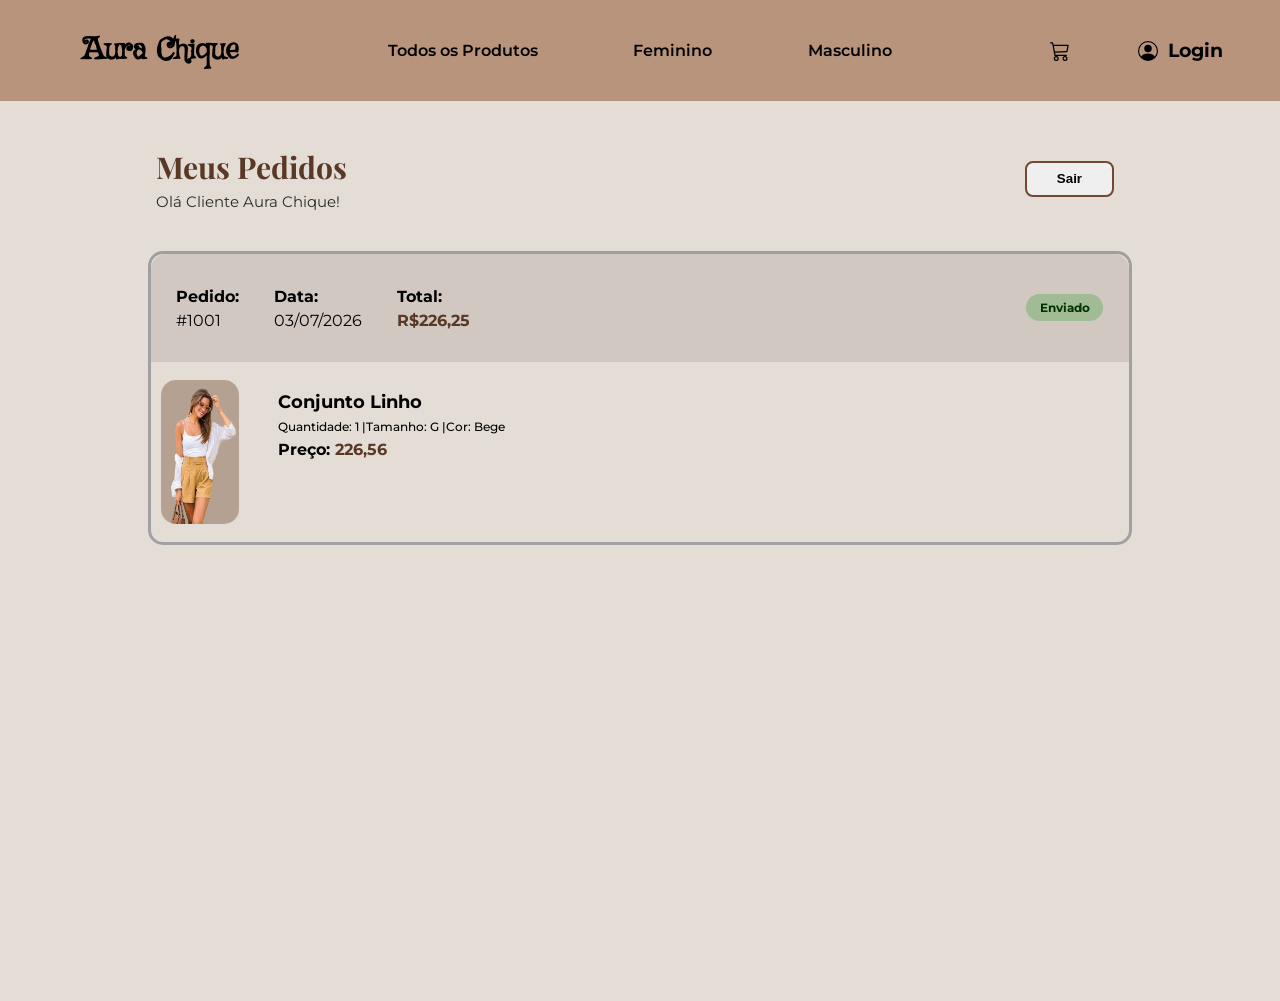
<file: telas/meus_pedidos.html>
<!DOCTYPE html>
<html lang="en">

<head>
    <meta charset="UTF-8">
    <meta name="viewport" content="width=device-width, initial-scale=1.0">
    <link rel="stylesheet" href="../css/meus_pedido.css">
    <link rel="shortcut icon" href="../img/LogoAuraChique.png" type="image/x-icon">
    <title>Aura Chique</title>
</head>

<body>

    <header>
        <div id="logo_container">
            <h2><a href="">Aura Chique</a></h2>
        </div>
        <nav id="nav_links">
            <ul id="menu_links">
                <li><a href="">Todos os Produtos</a></li>
                <li><a href="">Feminino</a></li>
                <li><a>Masculino</a></li>
            </ul>
        </nav>
        <nav id="nav_acesso">
            <ul id="acesso_links">
                <li>
                    <a href="">
                        <img src="../img/cart.svg" alt="Ícone de carrinho de compras">
                    </a>
                </li>
                <li>
                    <a href="">
                        <img src="../img/logoLogin.svg" alt="Ícone de usuário">
                        <h3>Login</h3>
                    </a>
                </li>
            </ul>
        </nav>
    </header>

    <section class="conteiner_principal_pedidos">

        <div class="conteiner_info">

            <div class="titulo_meus_pedidos">

                <h2>Meus Pedidos</h2>
                <p>Olá Cliente Aura Chique!</p>

            </div>

            <div id="botao_saida_pedidos">
                <button id="sair_pedidos">Sair</button>
            </div>


        </div>


        <div class="card_pedido">

            <div class="card_pedidos_header">
                <div class="informacoes_pedido">
                    <div class="informacoes">
                        <h4>Pedido:</h4>
                        <p>#1001</p>
                    </div>
                    <div class="informacoes2">
                        <h4>Data:</h4>
                        <p> 03/07/2026</p>
                    </div>
                    <div class="informacoes3">
                        <h4>Total:</h4> 
                        <p class="preco">R$226,25</p>
                    </div>
                </div>
                <div class="statusPedido">
                    <h3 class="conteiner_status">Enviado</h3>
                </div>
            </div>
            <div class="detalhes_pedido">

                <div class="conteiner_imagem_produto">
                    <img class="imagem_pedido" src="../img/look.png" alt="Look de Linho">
                </div>
                <div class="info_pedidos">
                    <h3>Conjunto Linho</h3>
                    <div class="detalhamentos_principais">
                        <p>Quantidade: 1 |</p>
                        <p>Tamanho: G |</p>
                        <p>Cor: Bege </p>
                    </div>
                    <div class="preco_principal_produto">
                        <h4>Preço: </h4>
                        <p class="preco">226,56</p>
                    </div>
                </div>

            </div>


        </div>


    </section>

</body>

</html>
</file>
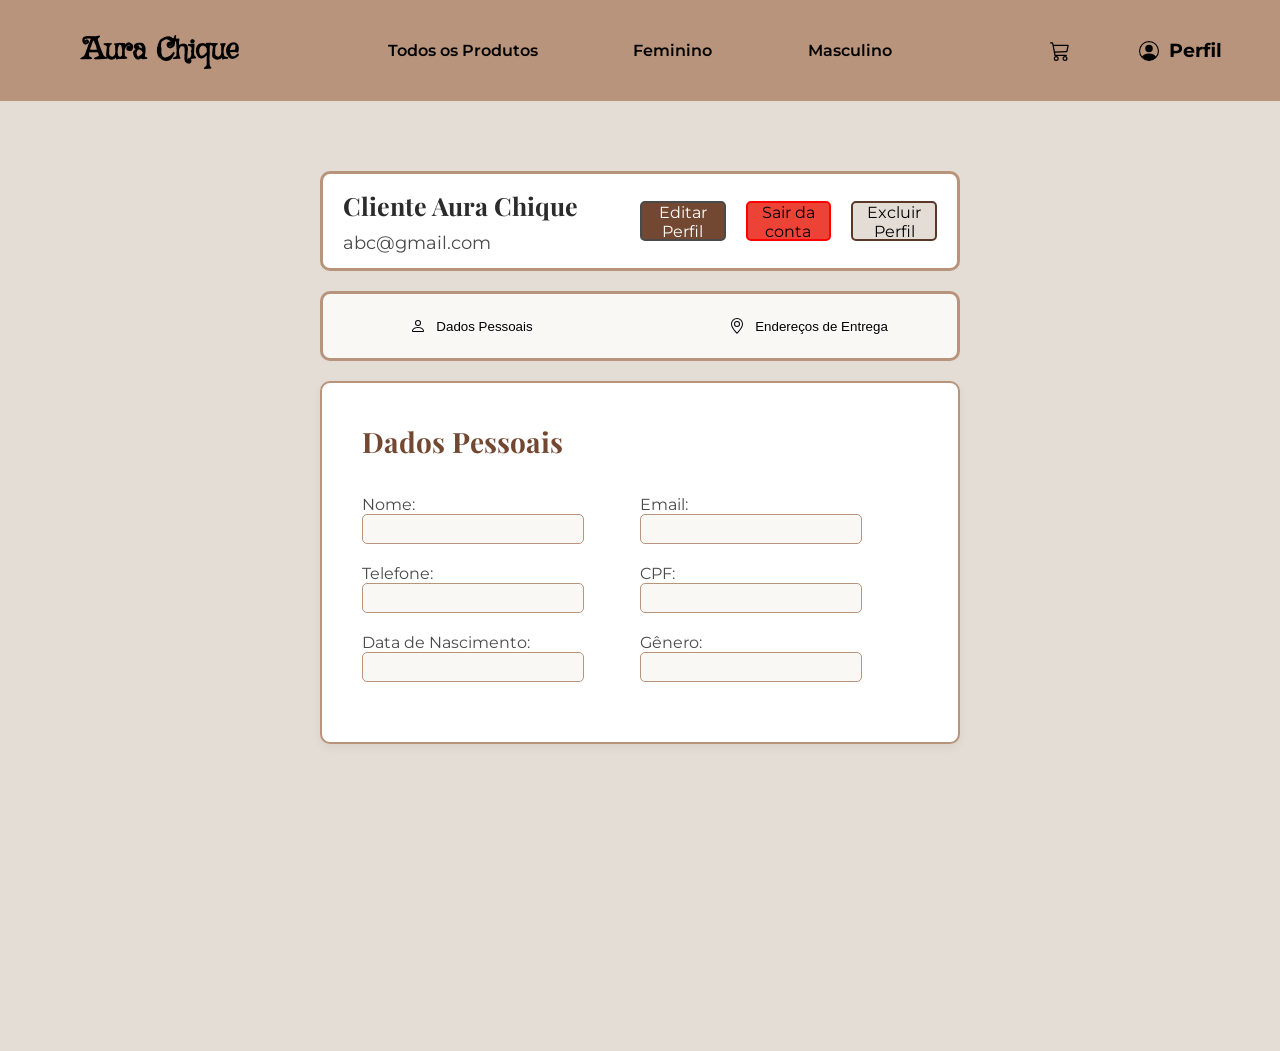
<file: telas/perfilUsuario.html>
<!DOCTYPE html>
<html lang="en">

<head>
    <meta charset="UTF-8">
    <meta name="viewport" content="width=device-width, initial-scale=1.0">
    <link rel="shortcut icon" href="../img/logoAuraChique.png" type="image/x-icon">
    <link rel="stylesheet" href="../css/perfilUsuario.css">
    <title>Aura Chique</title>
</head>

<body>
    <header>
        <div id="logo_container">
            <h2><a href="../telas/landingPage.html">Aura Chique</a></h2>
        </div>
        <nav id="nav_links">
            <ul id="menu_links">
                <li><a href="../telas/landingPage.html">Todos os Produtos</a></li>
                <li><a href="../telas/landingPage.html">Feminino</a></li>
                <li><a href="../telas/landingPage.html">Masculino</a></li>
            </ul>
        </nav>
        <nav id="nav_acesso">
            <ul id="acesso_links">
                <li>
                    <a href="../telas/carrinhoDeCompras.html">
                        <img src="../img/cart.svg" alt="Ícone de carrinho de compras">
                    </a>
                </li>
                <li>
                    <a href="../telas/perfilUsuario.html">
                        <img src="../img/logoLogin.svg" alt="Ícone de usuário">
                        <h3>Perfil</h3>
                    </a>
                </li>
            </ul>
        </nav>
    </header>
    <section class="perfil_conteiner">
        <div class="perfil_info">
            <div class="perfil_avatar">
                <h2>Cliente Aura Chique</h2>
                <p>abc@gmail.com</p>
            </div>
            <div class="perfil_actions">
                <button class="btn_editar" onclick="habilitarEdicaoPerfil()">Editar Perfil</button>
                <button class="btn_sair" onclick="sairConta()">Sair da conta</button>
                <button class="btn_excluir" onclick="deletarPerfilUsuario()">Excluir Perfil</button>
            </div>
        </div>
        <div class="conteiner_botoes">
            <button class="btn_dados_pessoais" onclick="abrirAbaDadosPessoais()">
                <svg xmlns="http://www.w3.org/2000/svg" width="16" height="16" fill="currentColor" class="bi bi-person"
                    viewBox="0 0 16 16">
                    <path
                        d="M8 8a3 3 0 1 0 0-6 3 3 0 0 0 0 6m2-3a2 2 0 1 1-4 0 2 2 0 0 1 4 0m4 8c0 1-1 1-1 1H3s-1 0-1-1 1-4 6-4 6 3 6 4m-1-.004c-.001-.246-.154-.986-.832-1.664C11.516 10.68 10.289 10 8 10s-3.516.68-4.168 1.332c-.678.678-.83 1.418-.832 1.664z" />
                </svg>
                Dados Pessoais
            </button>
            <button class="btn_enderecos" onclick="abrirAbaEnderecos()">
                <svg xmlns="http://www.w3.org/2000/svg" width="16" height="16" fill="currentColor" class="bi bi-geo-alt"
                    viewBox="0 0 16 16">
                    <path
                        d="M12.166 8.94c-.524 1.062-1.234 2.12-1.96 3.07A32 32 0 0 1 8 14.58a32 32 0 0 1-2.206-2.57c-.726-.95-1.436-2.008-1.96-3.07C3.304 7.867 3 6.862 3 6a5 5 0 0 1 10 0c0 .862-.305 1.867-.834 2.94M8 16s6-5.686 6-10A6 6 0 0 0 2 6c0 4.314 6 10 6 10" />
                    <path d="M8 8a2 2 0 1 1 0-4 2 2 0 0 1 0 4m0 1a3 3 0 1 0 0-6 3 3 0 0 0 0 6" />
                </svg>
                Endereços de Entrega
            </button>

        </div>

        <div id="conteiner_dados_pessoais">
            <div class="texto_dados_pessoais">
                <h3>Dados Pessoais</h3>

            </div>
            <div class="dados_pessoais_container">
                <div class="input_container">
                    <p>Nome:</p> <input type="text" id="nome_usuario_texto" class="input_modo_cadastro" readOnly="true">
                </div>
                <div class="input_container">
                    <p>Email:</p> <input type="text" id="email_usuario_texto" class="input_modo_cadastro"
                        readOnly="true">
                </div>
                <div class="input_container">
                    <p>Telefone:</p> <input type="text" id="telefone_usuario_texto" class="input_modo_cadastro"
                        readOnly="true">
                </div>
                <div class="input_container">
                    <p>CPF:</p> <input type="text" id="cpf_usuario_texto" class="input_modo_cadastro" readOnly="true">
                </div>
                <div class="input_container">
                    <p>Data de Nascimento:</p> <input type="text" id="data_nascimento_usuario_texto"
                        class="input_modo_cadastro" readOnly="true">
                </div>
                <div class="input_container">
                    <p>Gênero:</p> <input type="text" id="genero_usuario_texto" class="input_modo_cadastro"
                        readOnly="true">
                </div>
            </div>

            <div>
                <button onclick="salvarEdicaoPerfil()" id="button_salvar">Salvar Edição</button>
            </div>

        </div>
        <div id="conteiner_enderecos">

            <div class="header_enderecos">
                <div class="textos_header_enderecos">
                    <h3>Meus Endereços</h3>
                </div>
                <button class="btn_novo_endereco" onclick="abrirModalEndereco()">+ Novo Endereço</button>
            </div>

            <div id="enderecos_ativos">
                <!-- Card do Endereço (Estilo imagem) -->
                <div class="card_endereco">
                    <div class="card_topo">
                        <div class="icone_casa">
                            <svg xmlns="http://www.w3.org/2000/svg" width="20" height="20" fill="currentColor"
                                viewBox="0 0 16 16">
                                <path
                                    d="M8.354 1.146a.5.5 0 0 0-.708 0l-6 6A.5.5 0 0 0 1.5 7.5v7a.5.5 0 0 0 .5.5h4.5a.5.5 0 0 0 .5-.5v-4h2v4a.5.5 0 0 0 .5.5H14a.5.5 0 0 0 .5-.5v-7a.5.5 0 0 0-.146-.354L13 5.793V2.5a.5.5 0 0 0-.5-.5h-1a.5.5 0 0 0-.5.5v1.293zM2.5 14V7.707l5.5-5.5 5.5 5.5V14H10v-4a.5.5 0 0 0-.5-.5h-3a.5.5 0 0 0-.5.5v4z" />
                            </svg>
                        </div>
                        <div class="info_texto_endereco">
                            <h4>Casa</h4>
                            <p>Rua das Acácias, 142, Apto 32</p>
                            <span>Jardim Paulista - São Paulo/SP - 01310-100</span>
                        </div>
                    </div>

                    <hr class="linha_divisoria">

                    <div class="card_acoes">
                        <button class="btn_acao">
                            <svg xmlns="http://www.w3.org/2000/svg" width="14" height="14" fill="currentColor"
                                viewBox="0 0 16 16">
                                <path
                                    d="M12.146.146a.5.5 0 0 1 .708 0l3 3a.5.5 0 0 1 0 .708l-10 10a.5.5 0 0 1-.168.11l-5 2a.5.5 0 0 1-.65-.65l2-5a.5.5 0 0 1 .11-.168l10-10zM11.207 2.5 13.5 4.793 14.793 3.5 12.5 1.207 11.207 2.5zm1.586 3L10.5 3.207 4 9.707V10h.5a.5.5 0 0 1 .5.5v.5h.5a.5.5 0 0 1 .5.5v.5h.293l6.5-6.5zm-9.761 5.175-.106.106-1.528 3.821 3.821-1.528.106-.106A.5.5 0 0 1 5 12.5V12h-.5a.5.5 0 0 1-.5-.5V11h-.5a.5.5 0 0 1-.468-.325z" />
                            </svg>
                            Editar
                        </button>
                        <button class="btn_acao">
                            <svg xmlns="http://www.w3.org/2000/svg" width="14" height="14" fill="currentColor"
                                viewBox="0 0 16 16">
                                <path
                                    d="M5.5 5.5A.5.5 0 0 1 6 6v6a.5.5 0 0 1-1 0V6a.5.5 0 0 1 .5-.5zm2.5 0a.5.5 0 0 1 .5.5v6a.5.5 0 0 1-1 0V6a.5.5 0 0 1 .5-.5zm3 .5a.5.5 0 0 0-1 0v6a.5.5 0 0 0 1 0V6z" />
                                <path fill-rule="evenodd"
                                    d="M14.5 3a1 1 0 0 1-1 1H13v9a2 2 0 0 1-2 2H5a2 2 0 0 1-2-2V4h-.5a1 1 0 0 1-1-1V2a1 1 0 0 1 1-1H6a1 1 0 0 1 1-1h2a1 1 0 0 1 1 1h3.5a1 1 0 0 1 1 1v1zM4.118 4 4 4.059V13a1 1 0 0 0 1 1h6a1 1 0 0 0 1-1V4.059L11.882 4H4.118zM2.5 3V2h11v1h-11z" />
                            </svg>
                            Remover
                        </button>
                    </div>
                </div>
            </div>
        </div>

        <div id="modal_novo_endereco" class="modal_overlay">
            <div class="modal_conteudo">
                <div class="modal_header">
                    <h3>Cadastrar Novo Endereço</h3>
                    <button class="btn_fechar" onclick="fecharModalEndereco()">&times;</button>
                </div>

                <div id="enderecos_container">
                    <div class="input_container">
                        <p>Cep:</p> <input type="text">
                    </div>
                    <div class="input_container">
                        <p>Rua / Logradouro:</p> <input type="text">
                    </div>
                    <div class="input_container">
                        <p>Número:</p> <input type="text">
                    </div>
                    <div class="input_container">
                        <p>Complemento:</p> <input type="text">
                    </div>
                    <div class="input_container">
                        <p>Bairro:</p> <input type="text">
                    </div>
                    <div class="input_container">
                        <p>Cidade:</p> <input type="text">
                    </div>
                    <div class="input_container_linha">
                        <p>Estado:</p> <input type="text">
                    </div>
                </div>

                <div style="width: 100%; display: flex; justify-content: center; margin-top: 20px;">
                    <button class="btn_adicionar_endereco">Adicionar Endereço</button>
                </div>
            </div>
        </div>
    </section>
</body>

<script>
    function abrirAbaEnderecos() {
        conteiner_enderecos.style.display = 'block';
        conteiner_dados_pessoais.style.display = 'none';
    }

    function abrirAbaDadosPessoais() {
        conteiner_enderecos.style.display = 'none';
        conteiner_dados_pessoais.style.display = 'flex';
    }

    function abrirModalEndereco() {
        modal_novo_endereco.style.display = 'flex';
    }

    function fecharModalEndereco() {
        modal_novo_endereco.style.display = 'none';
    }

    window.onclick = function (event) {  // função para fechar o modal ao clicar fora dele
        if (event.target === modal_novo_endereco) {
            fecharModalEndereco();
        }
    }
    
    function sairConta() {
        localStorage.removeItem('token');
        window.location.href = '../telas/landingPage.html';
    }

    function carregarPerfilUsuario() {
        fetch('http://localhost:3000/api/usuarios/my', {
            method: 'GET',
            headers: {
                'Content-Type': 'application/json',
                'Authorization': `Bearer ${localStorage.getItem('token')}`
            }
        })
            .then(response => response.json())
            .then(data => {
                nome_usuario_texto.value = data.nome;
                nome_usuario_texto.readOnly = true;

                email_usuario_texto.value = data.email;
                email_usuario_texto.readOnly = true;
            })
            .catch(error => {
                console.error('Erro ao carregar o perfil do usuário:', error);
            });
    }

    function deletarPerfilUsuario() {
        fetch('http://localhost:3000/api/usuarios/my', {
            method: 'DELETE',
            headers: {
                'Content-Type': 'application/json',
                'Authorization': `Bearer ${localStorage.getItem('token')}`
            }
        })
            .then(response => {
                if (response.ok) {
                    alert('Perfil do usuário excluído com sucesso.');
                    localStorage.removeItem('token');
                    window.location.href = '../telas/landingPage.html';
                } else {
                    throw new Error('Erro ao excluir o perfil do usuário.');
                }
            })
            .catch(error => {
                console.error('Erro ao excluir o perfil do usuário:', error);
            });
    }

    function habilitarEdicaoPerfil() {
        const inputsUsuario = document.querySelectorAll("input.input_modo_cadastro")

        inputsUsuario.forEach(input => {
            input.classList.remove("input_modo_cadastro");
            input.classList.add("input_modo_edicao");
            input.readOnly = false;

        });

        button_salvar.style.display = 'block';
    }

    function desabilitarEdicaoPerfil() {
        const inputsUsuario = document.querySelectorAll("input.input_modo_edicao")

        inputsUsuario.forEach(input => {
            input.classList.remove("input_modo_edicao");
            input.classList.add("input_modo_cadastro");
            input.readOnly = true;

        });

        button_salvar.style.display = 'none';

    }

    function salvarEdicaoPerfil() {
        const nomeAtualizado = nome_usuario_texto.value;
        const emailAtualizado = email_usuario_texto.value;

        console.log('Dados atualizados:', nomeAtualizado, emailAtualizado);

        fetch('http://localhost:3000/api/usuarios/my', {
            method: 'PUT',
            headers: {
                'Content-Type': 'application/json',
                'Authorization': `Bearer ${localStorage.getItem('token')}`
            },
            body: JSON.stringify({
                nome: nomeAtualizado,
                email: emailAtualizado
            })
        })
            .then(response => {
                if (response.ok) {
                    alert('Perfil do usuário atualizado com sucesso.');
                    desabilitarEdicaoPerfil();
                } else {
                    throw new Error('Erro ao atualizar o perfil do usuário.');
                }
            })
            .catch(error => {
                console.error('Erro ao atualizar o perfil do usuário:', error);
            });
    }



    carregarPerfilUsuario();
</script>

</html>
</file>
<file: css/carrinho_de_compras.css>
@import url('https://fonts.googleapis.com/css2?family=Montserrat:wght@400;600&family=Playfair+Display:wght@400;600&display=swap');
@import url('https://fonts.googleapis.com/css2?family=Griffy&display=swap');
@import url('https://fonts.googleapis.com/css2?family=Cormorant+Garamond:ital,wght@0,300..700;1,300..700&family=Inter:ital,opsz,wght@0,14..32,100..900;1,14..32,100..900&family=Libre+Baskerville:ital,wght@0,400..700;1,400..700&family=Rye&display=swap');


:root {
    /* Paleta de Cores */
    --cor-pagina-principal: #D0B9A7;
    /*Cor página principal*/
    --cor-primaria: #734832;
    /* Marrom terroso dos botões */
    --cor-primaria-hover: #5A3827;
    /* Marrom um pouco mais escuro para o efeito de hover */
    --cor-header: #B9947C;
    /* Marrom claro do header */
    --cor-fundo-modal: #F6F1EA;
    /* Bege bem claro do modal de login */
    --cor-fundo-topo: #D1C9C1;
    /* Fundo cinza/bege da parte de cima da página */
    --cor-card-fundo: #d0b9a7;
    /* Fundo dos cards de produtos */
    --cor-card-produto: #b5a192;
    /* Fundo dos cards de produtos */
    --cor-fundo-base: #E3DDD5;
    /* Fundo mais claro da área de produtos */

    --cor-texto-titulo: #2B2B2B;
    /* Cinza bem escuro para os títulos */
    --cor-texto-padrao: #4A4A4A;
    /* Cinza médio para textos normais */
    --cor-placeholder: #A0A0A0;
    /* Cinza claro para os textos dentro do input */
    --cor-borda-input: #686868;
    /* Cinza da borda dos campos de digitar */
    --cor-link-header: #000000;
    /* Preto para os links do header */

    --cor-erro: #ED4337;
    /* Vermelho para mensagens de erro */

    /* Fontes */
    --fonte-texto-inicial: 'Libre Baskerville', serif;
    --fonte-titulos: 'Playfair Display', serif;
    --fonte-textos: 'Montserrat', sans-serif;
    --fonte-header: 'Griffy', cursive;
}

* {
    margin: 0;
    padding: 0;
    box-sizing: border-box;
}

html,
body {
    width: 100%;
    min-height: 100vh;
    font-family: var(--fonte-textos);
    background-color: var(--cor-fundo-base);
    color: var(--cor-texto-padrao);
}

header {
    background-color: var(--cor-header);
    padding: 20px 40px;
    display: flex;
    justify-content: space-between;
    align-items: center;
    border-bottom: solid 4px var(--cor-primaria-hover);
}

#logo_container {
    width: 20%;
    padding: 10px 20px;
    display: flex;
    justify-content: center;

}

#logo_container a {
    text-decoration: none;
    color: var(--cor-link-header);
    display: flex;
    justify-content: center;
    align-items: center;
    gap: 10px;
}

#logo_container h2 {
    font-family: var(--fonte-header);
    font-size: 30px;
}


#nav_links {

    width: 50%;
    height: 5vh;
    display: flex;
    justify-content: center;
    align-items: center;

}


#menu_links {
    width: 100%;
    list-style: none;
    display: flex;
    justify-content: space-around;
    color: var(--cor-link-header);
    font-weight: 600;
}

#menu_links a {
    color: var(--cor-link-header);
    text-decoration: none;
    transition: 0.3s ease;
}

#menu_links a:hover {
    color: var(--cor-primaria-hover);
    cursor: pointer;
}

#nav_acesso {

    width: 20%;
    height: 5vh;
    display: flex;
    justify-content: center;
    align-items: center;
}

#nav_acesso a:hover {
    color: var(--cor-primaria-hover);
    transition: 0.3s ease;
    cursor: pointer;
}

#nav_acesso img {
    width: 20px;
    height: 20px;
}

#nav_acesso img:hover {
    filter: invert(21%) sepia(21%) saturate(2206%) hue-rotate(338deg) brightness(91%) contrast(87%);
}


#acesso_links {
    width: 100%;
    list-style: none;
    display: flex;
    justify-content: space-around;
    color: var(--cor-link-header);
    font-weight: 600;
}

#acesso_links li {
    width: 45%;
    transition: 0.3s ease;
    display: flex;
    justify-content: center;
    align-items: center;
    flex-direction: row;
}

#acesso_links li a {
    color: var(--cor-link-header);
    text-decoration: none;
    width: 100%;
    height: 100%;
    display: flex;
    justify-content: center;
    align-items: center;
    gap: 10px;
}

#acesso_links li:hover {
    color: var(--cor-primaria-hover);
    cursor: pointer;
}

.carrinho_de_compras {
    width: 100%;
    height: 85vh;
    background-color: var(--cor-fundo-modal);
    display: flex;
    flex-direction: column;
    align-items: center;

}

.conteiner_titulo_carrinho {
    width: 78%;
    height: 20%;
    padding: 15px;
    display: flex;
    align-items: center;
    font-family: var(--fonte-titulos);
    font-size: 18px;

}

.conteiner_principal {

    width: 90%;
    height: auto;
    display: flex;
    flex-direction: row;
    justify-content: space-around;
}

.conteiner_cards {

    width: 45%;
    display: flex;
    flex-direction: column;
    justify-content: center;
    display: flex;
    gap: 5vh;

}

.card_produtos {
    display: flex;
    flex-direction: row;
    align-items: center;
    border-radius: 10px;
    border: solid 3px var(--cor-pagina-principal);
    background-color: white;
    padding: 10px;



}

.card_produtos:hover {

    background-color: #fff;
    border-radius: 12px;
    border: 1px solid #e0e0e0;
    overflow: hidden;
    transition: transform 0.3s ease, box-shadow 0.3s ease;
}

.img_card {

    width: 18vw;
    display: flex;
    justify-content: center;
    align-items: center;

}

.card_produtos img {

    width: 8vw;
    height: 18vh;
    background-color: white;
    border-radius: 20px;

}

.conteiner_principal_card {


    width: 30vw;
    height: 10%;
    display: flex;
    flex-direction: row;
    justify-content: space-between;
    align-items: center;

}


.titulo_produto {

    width: 20vw;
    height: 6vh;
    color: #000000;
    font-size: 20px;
    margin-left: 10px;
    font-family: var(--fonte-textos);
    display: flex;
    align-items: center;
}

.remover_produto {

    width: 5vw;
    display: flex;
    justify-content: center;
}

.conteiner_principal_card img {
    height: 4vh;
    width: 2vw;
}

.info_cards {

    display: flex;
    flex-direction: column;


}

.informacoes_produto {
    display: flex;
    flex-direction: column;
}

.info_tamanho_cor {

    display: flex;
    flex-direction: row;
    margin-left: 10px;
}

.preco_produto {

    height: 6vh;
    color: var(--cor-primaria);
    font-family: var(--fonte-textos);
    font-size: 12px;
    margin-left: 10px;
    display: flex;
    align-items: center;
}

.adicionar_remover_produto {

    width: 28vw;
    height: 4vh;
    display: flex;
    flex-direction: row;
    justify-content: flex-end;
    align-items: flex-end;
    gap: 15px;
}

.adicionar_remover_produto img {

    height: 3vh;
    width: 4vw;
}



.conteiner_resumo_pedidos {

    width: 25%;
    height: 100%;
    display: flex;
    flex-direction: column;
    justify-content: center;
    padding: 25px;
    border-radius: 15px;
    border: solid 3px var(--cor-header);
    color: #000000;
}

.conteiner_titulo_resumos {
    height: 6vh;
    font-family: var(--fonte-textos);
}

.conteiner_frete {
    height: 80%;
    padding: 2%;
    color: #000000;
    font-size: 18px;
}

.conteiner_input_frete {

    display: flex;
    flex-direction: row;
    height: 6vh;
    justify-content: space-between;
    align-items: center;

}

.conteiner_input_frete input {

    height: 4vh;
    display: flex;
    border-radius: 5px;
    border-color: solid 2px var(--cor-primaria);

}

.botao_frete {

    height: 4vh;
    width: 4vw;
    background-color: rgb(16, 74, 16);
    color: white;
    border-radius: 10px;
}

.botao_frete:hover {

    background-color: #2a6828;
    transform: translateY(-2px);
    box-shadow: 0 6px 12px rgba(0, 0, 0, 0.3);
}

.total_frete {

    height: 5vh;
    display: flex;
    margin-top: 10px;
    margin-bottom: 10px;
    flex-direction: row;
    align-items: center;
    justify-content: space-between;
}

.total_compra {

    height: 6vh;
    display: flex;
    flex-direction: row;
    align-items: flex-end;
    justify-content: space-between;
    font-family: var(--fonte-titulos);
    border-top: solid 2px var(--cor-placeholder);
}

.preco_total {

    font-family: var(--fonte-texto-inicial);
    font-size: 16px;
    color: var(--cor-primaria);
}

.botoes_finalizar_pedido {

    display: flex;
    flex-direction: column;
    gap: 10px;
    margin-top: 10px;
}

.botao_finalizacao {

    height: 5vh;
    border-radius: 10px;
    color: white;
    background-color: rgb(16, 74, 16);
}

.botao_finalizacao:hover {

    background-color: #2a6828;
    transform: translateY(-2px);
    box-shadow: 0 6px 12px rgba(0, 0, 0, 0.3);
}

.botao_continuar_compras {

    height: 5vh;
    border-radius: 10px;
    color: rgb(0, 0, 0);
    border: solid 2px var(--cor-primaria);
}

.botao_continuar_compras:hover {

    background-color: rgb(16, 74, 16);
    color: #ffffff;
    transform: translateY(-2px);
    box-shadow: 0 6px 12px rgba(92, 58, 33, 0.2);
    border: solid 2px var(--cor-link-header);


}
</file>
<file: css/carrinhoDeCompras.css>
@import url('https://fonts.googleapis.com/css2?family=Montserrat:wght@400;600&family=Playfair+Display:wght@400;600&display=swap');
@import url('https://fonts.googleapis.com/css2?family=Griffy&display=swap');
@import url('https://fonts.googleapis.com/css2?family=Cormorant+Garamond:ital,wght@0,300..700;1,300..700&family=Inter:ital,opsz,wght@0,14..32,100..900;1,14..32,100..900&family=Libre+Baskerville:ital,wght@0,400..700;1,400..700&family=Rye&display=swap');

:root {
    /* Paleta de Cores */
    --cor-pagina-principal: #D0B9A7;
    /*Cor página principal*/
    --cor-primaria: #734832;
    /* Marrom terroso dos botões */
    --cor-primaria-hover: #5A3827;
    /* Marrom um pouco mais escuro para o efeito de hover */
    --cor-header: #B9947C;
    /* Marrom claro do header */
    --cor-fundo-modal: #F6F1EA;
    /* Bege bem claro do modal de login*/
    --cor-fundo-topo: #D1C9C1;
    /* Fundo cinza/bege da parte de cima da página */
    --cor-card-fundo: #d0b9a7;
    /* Fundo dos cards de produtos */
    --cor-card-produto: #b5a192;
    /* Fundo dos cards de produtos */
    --cor-fundo-base: #E3DDD5;
    /* Fundo mais claro da área de produtos */

    --cor-texto-titulo: #2B2B2B;
    /* Cinza bem escuro para os títulos */
    --cor-texto-padrao: #4A4A4A;
    /* Cinza médio para textos normais */
    --cor-placeholder: #A0A0A0;
    /* Cinza claro para os textos dentro do input */
    --cor-borda-input: #686868;
    /* Cinza da borda dos campos de digitar */
    --cor-link-header: #000000;
    /* Preto para os links do header */

    --cor-erro: #ED4337;
    /* Vermelho para mensagens de erro */

    /* Fontes */
    --fonte-texto-inicial: 'Libre Baskerville', serif;
    --fonte-titulos: 'Playfair Display', serif;
    --fonte-textos: 'Montserrat', sans-serif;
    --fonte-header: 'Griffy', cursive;
}

* {
    margin: 0;
    padding: 0;
    box-sizing: border-box;
}

html,
body {
    width: 100%;
    min-height: 100vh;
    font-family: var(--fonte-textos);
    background-color: var(--cor-fundo-base);
    color: var(--cor-texto-padrao);
}

header {
    background-color: var(--cor-header);
    padding: 20px 40px;
    display: flex;
    justify-content: space-between;
    align-items: center;
    border-bottom: solid 4px var(--cor-primaria-hover);
}

#logo_container {
    width: 20%;
    padding: 10px 20px;
    display: flex;
    justify-content: center;

}

#logo_container a {
    text-decoration: none;
    color: var(--cor-link-header);
    display: flex;
    justify-content: center;
    align-items: center;
    gap: 10px;
}

#logo_container h2 {
    font-family: var(--fonte-header);
    font-size: 30px;
}


#nav_links {

    width: 50%;
    height: 5vh;
    display: flex;
    justify-content: center;
    align-items: center;

}


#menu_links {
    width: 100%;
    list-style: none;
    display: flex;
    justify-content: space-around;
    color: var(--cor-link-header);
    font-weight: 600;
}

#menu_links a {
    color: var(--cor-link-header);
    text-decoration: none;
    transition: 0.3s ease;
}

#menu_links a:hover {
    color: var(--cor-primaria-hover);
    cursor: pointer;
}

#nav_acesso {

    width: 20%;
    height: 5vh;
    display: flex;
    justify-content: center;
    align-items: center;
}

#nav_acesso a:hover {
    color: var(--cor-primaria-hover);
    transition: 0.3s ease;
    cursor: pointer;
}

#nav_acesso img {
    width: 20px;
    height: 20px;
}

#nav_acesso img:hover {
    filter: invert(21%) sepia(21%) saturate(2206%) hue-rotate(338deg) brightness(91%) contrast(87%);
}


#acesso_links {
    width: 100%;
    list-style: none;
    display: flex;
    justify-content: space-around;
    color: var(--cor-link-header);
    font-weight: 600;
}

#acesso_links li {
    width: 45%;
    transition: 0.3s ease;
    display: flex;
    justify-content: center;
    align-items: center;
    flex-direction: row;
}

#acesso_links li a {
    color: var(--cor-link-header);
    text-decoration: none;
    width: 100%;
    height: 100%;
    display: flex;
    justify-content: center;
    align-items: center;
    gap: 10px;
}

#acesso_links li:hover {
    color: var(--cor-primaria-hover);
    cursor: pointer;
}

.carrinho_de_compras {
    width: 100%;
    height: 85vh;
    background-color: var(--cor-fundo-modal);
    display: flex;
    flex-direction: column;
    align-items: center;

}

.conteiner_titulo_carrinho {
    width: 78%;
    height: 20%;
    padding: 15px;
    display: flex;
    align-items: center;
    font-family: var(--fonte-titulos);
    font-size: 18px;

}

.conteiner_principal {

    width: 90%;
    height: auto;
    display: flex;
    flex-direction: row;
    justify-content: space-around;
}

.conteiner_cards {

    width: 45%;
    display: flex;
    flex-direction: column;
    justify-content: center;
    display: flex;
    gap: 5vh;

}

.card_produtos {
    display: flex;
    flex-direction: row;
    align-items: center;
    border-radius: 10px;
    border: solid 3px var(--cor-pagina-principal);
    background-color: white;
    padding: 10px;



}

.card_produtos:hover {

    background-color: #fff;
    border-radius: 12px;
    border: 1px solid #e0e0e0;
    overflow: hidden;
    transition: transform 0.3s ease, box-shadow 0.3s ease;
}

.img_card {

    width: 18vw;
    display: flex;
    justify-content: center;
    align-items: center;

}

.card_produtos img {

    width: 8vw;
    height: 18vh;
    background-color: white;
    border-radius: 20px;

}

.conteiner_principal_card {


    width: 30vw;
    height: 10%;
    display: flex;
    flex-direction: row;
    justify-content: space-between;
    align-items: center;

}


.titulo_produto {

    width: 20vw;
    height: 6vh;
    color: #000000;
    font-size: 20px;
    margin-left: 10px;
    font-family: var(--fonte-textos);
    display: flex;
    align-items: center;
}

.remover_produto {

    width: 5vw;
    display: flex;
    justify-content: center;
}

.conteiner_principal_card img {
    height: 4vh;
    width: 2vw;
}

.info_cards {

    display: flex;
    flex-direction: column;


}

.informacoes_produto {
    display: flex;
    flex-direction: column;
}

.info_tamanho_cor {

    display: flex;
    flex-direction: row;
    margin-left: 10px;
}

.preco_produto {

    height: 6vh;
    color: var(--cor-primaria);
    font-family: var(--fonte-textos);
    font-size: 12px;
    margin-left: 10px;
    display: flex;
    align-items: center;
}

.adicionar_remover_produto {

    width: 28vw;
    height: 4vh;
    display: flex;
    flex-direction: row;
    justify-content: flex-end;
    align-items: flex-end;
    gap: 15px;
}

.adicionar_remover_produto img {

    height: 3vh;
    width: 4vw;
}



.conteiner_resumo_pedidos {

    width: 25%;
    height: 100%;
    display: flex;
    flex-direction: column;
    justify-content: center;
    padding: 25px;
    border-radius: 15px;
    border: solid 3px var(--cor-header);
    color: #000000;
}

.conteiner_titulo_resumos {
    height: 6vh;
    font-family: var(--fonte-textos);
}

.conteiner_frete {
    height: 80%;
    padding: 2%;
    color: #000000;
    font-size: 18px;
}

.conteiner_input_frete {

    display: flex;
    flex-direction: row;
    height: 6vh;
    justify-content: space-between;
    align-items: center;

}

.conteiner_input_frete input {

    height: 4vh;
    display: flex;
    border-radius: 5px;
    border-color: solid 2px var(--cor-primaria);

}

.botao_frete {

    height: 4vh;
    width: 4vw;
    background-color: rgb(16, 74, 16);
    color: white;
    border-radius: 10px;
}

.botao_frete:hover {

    background-color: #2a6828;
    transform: translateY(-2px);
    box-shadow: 0 6px 12px rgba(0, 0, 0, 0.3);
}

.total_frete {

    height: 5vh;
    display: flex;
    margin-top: 10px;
    margin-bottom: 10px;
    flex-direction: row;
    align-items: center;
    justify-content: space-between;
}

.total_compra {

    height: 6vh;
    display: flex;
    flex-direction: row;
    align-items: flex-end;
    justify-content: space-between;
    font-family: var(--fonte-titulos);
    border-top: solid 2px var(--cor-placeholder);
}

.preco_total {

    font-family: var(--fonte-texto-inicial);
    font-size: 16px;
    color: var(--cor-primaria);
}

.botoes_finalizar_pedido {

    display: flex;
    flex-direction: column;
    gap: 10px;
    margin-top: 10px;
}

.botao_finalizacao {

    height: 5vh;
    border-radius: 10px;
    color: white;
    background-color: rgb(16, 74, 16);
}

.botao_finalizacao:hover {
    background-color: #2a6828;
    transform: translateY(-2px);
    box-shadow: 0 6px 12px rgba(0, 0, 0, 0.3);
}

.botao_continuar_compras {

    height: 5vh;
    border-radius: 10px;
    color: rgb(0, 0, 0);
    border: solid 2px var(--cor-primaria);
}

.botao_continuar_compras:hover {
    background-color: rgb(16, 74, 16);
    color: #ffffff;
    transform: translateY(-2px);
    box-shadow: 0 6px 12px rgba(92, 58, 33, 0.2);
    border: solid 2px var(--cor-link-header);
}
</file>
<file: css/detalhamentoProduto.css>
@import url('https://fonts.googleapis.com/css2?family=Montserrat:wght@400;600&family=Playfair+Display:wght@400;600&display=swap');

:root {
    /* Paleta de Cores */
    --cor-primaria: #734832;
    /* Marrom terroso dos botões */
    --cor-primaria-hover: #5A3827;
    /* Marrom um pouco mais escuro para o efeito de hover */
    --cor-fundo-modal: #F6F1EA;
    /* Bege bem claro do modal de login */
    --cor-fundo-topo: #D1C9C1;
    /* Fundo cinza/bege da parte de cima da página */
    --cor-fundo-base: #E3DDD5;
    /* Fundo mais claro da área de produtos */

    --cor-texto-titulo: #2B2B2B;
    /* Cinza bem escuro para os títulos */
    --cor-texto-padrao: #4A4A4A;
    /* Cinza médio para textos normais */
    --cor-placeholder: #A0A0A0;
    /* Cinza claro para os textos dentro do input */
    --cor-borda-input: #686868;
    /* Cinza da borda dos campos de digitar */

    --cor-erro: #ED4337;
    /* Vermelho para mensagens de erro */

    --cor-card-fundo: #d0b9a7;


    /* Fontes */
    --fonte-titulos: 'Playfair Display', serif;
    --fonte-textos: 'Montserrat', sans-serif;
}

* {
    margin: 0;
    padding: 0;
    box-sizing: border-box;
}

html,
body {
    width: 100%;
    min-height: 100vh;
    font-family: var(--fonte-textos);
    background-color: var(--cor-fundo-base);
    color: var(--cor-texto-padrao);
}

img,
picture,
video,
canvas,
svg {
    display: block;
    max-width: 100%;
}

input,
button,
textarea,
select {
    font: inherit;
    /* Faz com que os inputs herdem a fonte do body automaticamente */
    outline: none;
}

a {
    text-decoration: none;
    color: inherit;
    /* Herda a cor do texto do body */
}

ul,
ol {
    list-style: none;
}

#section_detalhamento_produto {
    height: 85vh;
    width: 100%;
    padding: 0 8rem 0 8rem;
    display: flex;
    flex-direction: column;
}

#container_detalhamento_produto {
    display: flex;
    flex-direction: row;
    width: 100%;
    height: 87dvh;
}

#container_fotos_produto {
    display: flex;
    flex-direction: column;
    align-items: center;
    width: 50%;
}

#container_fotos_produto img {
    object-fit: cover;
    height: 90%;
    background-color: var(--cor-card-fundo);
    border-radius: 8px;

}

#foto_principal_produto {
    display: flex;
    justify-content: center;
    align-items: center;
    width: 80%;
    height: 80%;
}

#container_fotos_secundarias {
    display: flex;
    flex-direction: row;
    justify-content: space-around;
    width: 75%;
    height: 20%;
}

#container_fotos_secundarias img {
    object-fit: cover;
    width: 17%;
    background-color: var(--cor-card-fundo);
    border-radius: 8px;
}

#container_fotos_secundarias img:hover {
    cursor: pointer;
    transform: scale(1.05);
    transition: 0.3s ease;
}

#container_informacoes_produto {
    display: flex;
    flex-direction: column;
    width: 50%;
    padding: 1rem;
}

#titulo_produto {
    margin: 1rem 0;
    font-family: var(--fonte-titulos);
    font-size: clamp(1.75rem, 4vw, 2rem);
    color: var(--cor-texto-titulo);
    font-weight: 200;
}

#container_precos {
    display: flex;
    flex-direction: row;
    margin: 1rem 0;
    gap: 1rem;
}

#preco_original {
    text-decoration: line-through;
    color: rgb(139, 139, 139);
}

#container_tamanho {
    gap: 1rem;
    display: flex;
    flex-direction: column;
}

.btn_tamanho {
    color: var(--cor-texto-padrao);
    border: 1px solid var(--cor-primaria);
    padding: 0.5rem 1rem;
    border-radius: 4px;
    cursor: pointer;
}

.btn_tamanho:hover {
    background-color: var(--cor-primaria);
    color: white;
    transition: 0.3s ease;
}

#container_cores {
    gap: 1rem;
    margin: 1rem 0;
    display: flex;
    flex-direction: column;
}

.btn_cor {
    color: var(--cor-texto-padrao);
    border: 1px solid var(--cor-primaria);
    padding: 0.5rem 1rem;
    border-radius: 4px;
    cursor: pointer;
}

.btn_cor:hover {
    background-color: var(--cor-primaria);
    color: white;
    transition: 0.3s ease;
}

#container_botoes_acoes {
    display: flex;
    flex-direction: column;
    justify-content: center;
    align-items: center;
    gap: 1rem;
    margin: 1rem 0;
}

#btn_adicionar_carrinho {
    background-color: var(--cor-primaria);
    color: white;
    border: none;
    width: 100%;
    padding: 1.5rem 1rem;
    border-radius: 4px;
    cursor: pointer;
}

#btn_adicionar_carrinho:hover {
    background-color: var(--cor-primaria-hover);
    transition: 0.3s ease;
}

#btn_adicionar_carrinho:active {
    transform: scale(0.98);
    transition: 0.1s ease;
}

#btn_comprar_agora {
    background-color: var(--cor-primaria);
    color: white;
    border: none;
    width: 100%;
    padding: 1.5rem 1rem;
    border-radius: 4px;
    cursor: pointer;
}

#btn_comprar_agora:hover {
    background-color: var(--cor-primaria-hover);
    transition: 0.3s ease;
}

#btn_comprar_agora:active {
    transform: scale(0.98);
    transition: 0.1s ease;
}

#section_descricao_produto {
    display: flex;
    flex-direction: column;

    width: 100%;
    height: 60dvh;
    padding: 2rem 8rem 0 8rem;
    background-color: var(--cor-fundo-base)
}

#container_descricao_produto {
    padding-top: 2rem;
}

#tabela_informacoes_produto {
    width: 70%;
    height: 100%;
    margin-top: 1rem;
}

#tabela_informacoes_produto tr {
    text-align: justify;
    table-layout: fixed;
}

#tabela_informacoes_produto td {
    border-bottom: 1px solid var(--cor-borda-input);
}

.coluna_informacao_tabela{
    width: 60%;
    text-align: start;
    font-weight: bold;
}
</file>
<file: css/landingPage.css>
@import url('https://fonts.googleapis.com/css2?family=Montserrat:wght@400;600&family=Playfair+Display:wght@400;600&display=swap');
@import url('https://fonts.googleapis.com/css2?family=Griffy&display=swap');
@import url('https://fonts.googleapis.com/css2?family=Cormorant+Garamond:ital,wght@0,300..700;1,300..700&family=Inter:ital,opsz,wght@0,14..32,100..900;1,14..32,100..900&family=Libre+Baskerville:ital,wght@0,400..700;1,400..700&family=Rye&display=swap');


:root {
    /* Paleta de Cores */
    --cor-pagina-principal: #D0B9A7;
    /*Cor página principal*/
    --cor-primaria: #734832;
    /* Marrom terroso dos botões */
    --cor-primaria-hover: #5A3827;
    /* Marrom um pouco mais escuro para o efeito de hover */
    --cor-header: #B9947C;
    /* Marrom claro do header */
    --cor-fundo-modal: #F6F1EA;
    /* Bege bem claro do modal de login */
    --cor-fundo-topo: #D1C9C1;
    /* Fundo cinza/bege da parte de cima da página */
    --cor-card-fundo: #d0b9a7;
    /* Fundo dos cards de produtos */
    --cor-card-produto: #b5a192;
    /* Fundo dos cards de produtos */
    --cor-fundo-base: #E3DDD5;
    /* Fundo mais claro da área de produtos */

    --cor-texto-titulo: #2B2B2B;
    /* Cinza bem escuro para os títulos */
    --cor-texto-padrao: #4A4A4A;
    /* Cinza médio para textos normais */
    --cor-placeholder: #A0A0A0;
    /* Cinza claro para os textos dentro do input */
    --cor-borda-input: #686868;
    /* Cinza da borda dos campos de digitar */
    --cor-link-header: #000000;
    /* Preto para os links do header */

    --cor-erro: #ED4337;
    /* Vermelho para mensagens de erro */

    /* Fontes */
    --fonte-texto-inicial: 'Libre Baskerville', serif;
    --fonte-titulos: 'Playfair Display', serif;
    --fonte-textos: 'Montserrat', sans-serif;
    --fonte-header: 'Griffy', cursive;
}

* {
    margin: 0;
    padding: 0;
    box-sizing: border-box;
}

html,
body {
    width: 100%;
    min-height: 100vh;
    font-family: var(--fonte-textos);
    background-color: var(--cor-fundo-base);
    color: var(--cor-texto-padrao);
}

header {
    background-color: var(--cor-header);
    padding: 20px 40px;
    display: flex;
    justify-content: space-between;
    align-items: center;
}

#logo_container {
    width: 20%;
    padding: 10px 20px;
    display: flex;
    justify-content: center;

}

#logo_container a {
    text-decoration: none;
    color: var(--cor-link-header);
    display: flex;
    justify-content: center;
    align-items: center;
    gap: 10px;
}

#logo_container h2 {
    font-family: var(--fonte-header);
    font-size: 30px;
}


#nav_links {

    width: 50%;
    height: 5vh;
    display: flex;
    justify-content: center;
    align-items: center;

}


#menu_links {
    width: 100%;
    list-style: none;
    display: flex;
    justify-content: space-around;
    color: var(--cor-link-header);
    font-weight: 600;
}

#menu_links a {
    color: var(--cor-link-header);
    text-decoration: none;
    transition: 0.3s ease;
}

#menu_links a:hover {
    color: var(--cor-primaria-hover);
    cursor: pointer;
}

#nav_acesso {

    width: 20%;
    height: 5vh;
    display: flex;
    justify-content: center;
    align-items: center;
}

#nav_acesso a:hover {
    color: var(--cor-primaria-hover);
    transition: 0.3s ease;
    cursor: pointer;
}

#nav_acesso img {
    width: 20px;
    height: 20px;
}

#nav_acesso img:hover {
    filter: invert(21%) sepia(21%) saturate(2206%) hue-rotate(338deg) brightness(91%) contrast(87%);
}


#acesso_links {
    width: 100%;
    list-style: none;
    display: flex;
    justify-content: space-around;
    color: var(--cor-link-header);
    font-weight: 600;
}

#acesso_links li {
    width: 45%;
    transition: 0.3s ease;
    display: flex;
    justify-content: center;
    align-items: center;
    flex-direction: row;
}

#acesso_links li a {
    color: var(--cor-link-header);
    text-decoration: none;
    width: 100%;
    height: 100%;
    display: flex;
    justify-content: center;
    align-items: center;
    gap: 10px;
}

#acesso_links li:hover {
    color: var(--cor-primaria-hover);
    cursor: pointer;
}

.pagina_principal {
    width: 100%;
    height: auto;
    background-color: url(--cor-pagina-principal);
    display: flex;
    flex-direction: row;
    justify-content: space-around;
    background-image: url(../img/Rectangle\ 4.png);
    background-repeat: no-repeat;
    background-position-y: center;
    background-position-x: 10%;
    overflow: hidden;
}

.informações_desconto {

    width: 40%;
    display: flex;
    flex-direction: column;
    justify-content: center;
    align-items: center;


}

.informações_desconto h1 {

    text-align: left;
    font-family: var(--fonte-texto-inicial);
    font-size: 58px;
    font-weight: bold;
    text-align: center;
    color: #000000;
}

.desconto {

    color: #71432A;
    font-family: var(--fonte-texto-inicial);
    margin-top: 2%;
    margin-bottom: 2%;
    font-size: 22px;
    text-align: center;
}

.btn_ofertas {

    background-color: #734832;
    width: 15%;
    min-width: 200px;
    height: 5vh;
    text-align: center;
    color: white;
    border-radius: 25px;
}

.galeria {

    width: 65%;
    height: 100%;
    display: flex;
    flex-direction: row;
    justify-content: center;

}



.imagemModelo {
    width: 100%;
    height: 100%;
    border-left: solid 8px #c9b09a;
    transform: skewX(14deg);
    transform-origin: top;
    overflow: hidden;
    background-color: rgb(255, 255, 255);
}


.imagemModelo img {

    width: 100%;
    height: 100%;
    object-fit: cover;
    transform-origin: top;
    scale: 1.3;
}


.section_novos_produtos {
    width: 100%;
    height: max-content;
    padding: 40px 20px;
    display: flex;
    flex-direction: column;
    align-items: center;
    gap: 200px;
    background-color: var(--cor-fundo-topo);
}

.container_produtos {
    width: 100%;
    display: flex;
    flex-direction: column;
    justify-content: center;
    align-items: center;
    gap: 50px;
}

.container_produtos img {
    width: 100%;
    height: 100%;
}


.titulo_novos_produtos {
    font-family: var(--fonte-titulos);
    font-size: 28px;
    color: var(--cor-texto-titulo);
}



.container_novos_produtos {
    width: 100%;
    display: flex;
    justify-content: center;
    align-items: center;
    flex-direction: row;
    gap: 5vh;
    flex-wrap: wrap;
}

.card_produto {
    width: 250px;
    height: 350px;
    border-radius: 10px;
    background-color: var(--cor-card-produto);
    box-shadow: 0 4px 8px rgba(0, 0, 0, 0.1);
    display: flex;
    flex-direction: column;
    justify-content: center;
    align-items: center;
    border: 2px solid var(--cor-primaria);
    padding-bottom: 15px;
}

.card_produto:hover {
    border-color: var(--cor-primaria-hover);
    transform: rotate(2deg) scale(1.05);
    transition: 0.3s ease;
}

.card {
    width: 100%;
    height: 83%;
    background-color: var(--cor-card-fundo);
    margin-bottom: 10px;
    border-radius: 10px;
    display: flex;
    justify-content: center;
    align-items: center;
    border-bottom: 2px solid var(--cor-primaria);
}

.card_produto h3 {
    font-family: var(--fonte-titulos);
    font-size: 18px;
    color: var(--cor-texto-titulo);
}

.card_produto p {
    font-size: 16px;
    color: var(--cor-texto-padrao);
    font-weight: 600;
}

.btn_navegacao_produtos {
    width: 40px;
    height: 40px;
    border-radius: 10px;
    background-color: var(--cor-primaria);
    color: white;
    display: flex;
    justify-content: center;
    align-items: center;
    font-size: 20px;
    font-weight: bold;
    border: none;
    cursor: pointer;
}


.btn_navegacao_produtos:hover {
    background-color: var(--cor-primaria-hover);
}

.btn_navegacao_produtos:active {
    transform: scale(0.95);
}

.novidades_sazonais {

    width: 100%;
    height: 80vh;
    display: flex;
    flex-direction: row;
    gap: 25vh;
    align-items: center;
    justify-content: center;
    background-color: #87796ec8;
}

#textosPrincipais {

    display: flex;
    flex-direction: column;
    justify-content: center;
    align-items: center;
    color: #000000;

}

#textosPrincipais h2 {

    font-size: 35px;


}

#textosPrincipais p {

    font-size: 28px;
    text-align: left;
    margin-top: 15px;
    margin-bottom: 15px;

}

.btn_novidades {
    background-color: #734832;
    width: 15vw;
    height: 5vh;
    text-align: center;
    color: white;
    border-radius: 25px;
    justify-content: flex-start;


}

#imagens_novidades img {

    height: 65vh;
    width: 25vw;
    object-fit: cover;
    border-radius: 25px;
}

.testemunhos {

    width: 100%;
    height: 60vh;
    background-color: url(--cor-pagina-principal);


}

#titulo_testemunos {

    width: 100%;
    height: 20vh;
    display: flex;
    justify-content: center;
    align-items: center;
    font-size: 45px;
    font-weight: bold;
    font-family: var(--fonte-titulos);

}

#conteiner_cards_testemunhos {

    width: 100%;
    height: 40%;
    display: flex;
    justify-content: space-between;
    align-items: center;
    flex-direction: row;
}

.card_principal_testemunhos {

    margin: 5%;
    width: 40%;
    display: flex;
    flex-direction: row;
    gap: 15px;
    border: solid 2px #b5a192;
    border-radius: 20px;
    align-items: center;
    color: #000000;
    font-size: 16px;


}

.card_principal_testemunhos:hover {

    transform: scale(0.9);
    transition: 900ms;
    rotate: -4deg;

}

.card_principal_testemunhos img {

    width: 20%;
    height: 20%;
    border-radius: 85vh;
    margin: 10px;

}

.comentarios {

    display: flex;
    flex-direction: column;


}

.cupons {
    width: 100%;
    height: 40vh;
    background-color: #D1C9C1;
    display: flex;
    flex-direction: column;
    justify-content: center;
    align-items: center;
    gap: 15px;



}

.cupons h2 {

    font-size: 35px;
    font-family: var(--fonte-titulos);
    font-weight: bold;
    color: var(--cor-primaria);

}

.cupons p {

    font-size: 15px;
    font-family: var(--fonte-textos);
    text-align: center;

}



#btn_resgate {

    background-color: #734832;
    width: 18vw;
    min-width: 250px;
    height: 15%;
    text-align: center;
    color: white;
    border-radius: 10px;
}

#btn_resgate:hover {
    background-color: var(--cor-primaria-hover);
}

#btn_resgate:active {
    transform: scale(0.95);
}

.footer {

    background-color: #B9947C;
    height: 25vh;
    width: 100%;
    display: flex;
    flex-direction: column;


}

#footer_principal {

    background-color: #B9947C;
    height: 80%;
    width: 100%;
    display: flex;
    flex-direction: row;
    justify-content: space-around;
    align-items: center;
    color: #000000;

}

.titulo_footer {

    font-family: var(--fonte-header);
    font-size: 17px;


}

#nav_footer {

    width: 5%;
    height: 5vh;
    display: flex;
    justify-content: center;
    align-items: center;


}



#links_footer {
    width: 10%;
    list-style: none;
    display: flex;
    flex-direction: column;
    gap: 5px;
}

#imagens_redes_sociais {

    width: 95%;
    height: 7vh;
    display: flex;
    justify-content: center;
    align-items: center;


}


#imagens_redes_sociais img {

    width: 30%;
    height: 4vh;

}

#formas_pagamento {

    width: 95%;
    height: 7vh;
    display: flex;
    justify-content: center;
    align-items: center;
}

#formas_pagamento img {

    width: 30%;
    height: 4vh;

}

#direitos_reservados {

    width: 100%;
    height: 8vh;
    font-size: 15px;
    display: flex;
    flex-direction: column;
    align-items: center;
    justify-content: center;
    color: #000000;
    border: solid rgba(0, 0, 0, 0.533) 1px;

}

#section_login_modal,
#section_cadastro_modal {
    display: none;
    position: fixed;
    top: 0;
    left: 0;
    width: 100%;
    height: 100%;
    background-color: rgba(0, 0, 0, 0.342);
}

#login_modal,
#cadastro_modal {
    position: absolute;
    top: 50%;
    left: 50%;
    transform: translate(-50%, -50%);
    background-color: var(--cor-fundo-modal);
    padding: 3rem 1rem 2rem 1rem;
    min-width: 400px;
    max-width: 600px;
    height: max-content;
    border-radius: 8px;
    display: flex;
    flex-direction: column;
    align-items: center;
}

.formulario_padrao {
    width: 100%;
    display: flex;
    flex-direction: column;
    align-items: center;
}

.titulo_modal {
    font-family: var(--fonte-titulos);
    font-size: clamp(1.75rem, 4vw, 2rem);
    color: var(--cor-texto-titulo);
    font-weight: 200;
    margin-bottom: 1rem;
}

.botao_fechar_modal {
    position: absolute;
    top: 1rem;
    right: 1rem;
    background-color: transparent;
    border: none;
    font-size: 1.5rem;
    cursor: pointer;
}

#img_fechar_modal {
    width: 2.5rem;
    height: 2.5rem;
}

.input_container {
    width: 100%;
    margin: 1rem 0;
    display: flex;
    flex-direction: row;
    align-items: center;
    border: 1px solid var(--cor-borda-input);
    border-radius: 4px;
    padding: 0.5rem;
}

.input_container input {
    width: 100%;
    border: none;
    padding: 0.5rem;
    font-size: 1rem;
    background-color: transparent;
    color: var(--cor-texto-padrao);
}

.botao_olho {
    background-color: transparent;
    border: none;
    cursor: pointer;
    background-image: url('../img/olhoFechado.svg');
    width: 2rem;
    height: 2rem;
    background-position: center;
    background-repeat: no-repeat;
}

.botao_enviar_forms {
    background-color: var(--cor-primaria);
    width: 100%;
    color: white;
    border: none;
    padding: 0.75rem 1.5rem;
    font-size: 1.5rem;
    border-radius: 4px;
    margin-top: 1rem;
    cursor: pointer;
    transition: background-color 0.3s ease;
}

.botao_enviar_forms:hover {
    background-color: var(--cor-primaria-hover);
}

.botao_enviar_forms:active {
    background-color: var(--cor-primaria-hover);
    transform: scale(0.98);
}

.erro_input {
    color: var(--cor-erro);
    font-size: 0.9rem;
    width: 100%;
    display: none;
}

#links_modal {
    display: flex;
    justify-content: space-between;
    width: 100%;
    background-color: transparent;
    margin-top: 1rem;
    font-size: clamp(0.5rem, 2vw, 0.7rem);
}

#botao_esqueci_senha {
    background-color: transparent;
    border: none;
    color: var(--cor-texto-titulo);
    text-decoration: underline;
    cursor: pointer;
}

#link_cadastro_container {
    display: flex;
    gap: 0.1rem;
}

#link_cadastro_container span {
    color: var(--cor-texto-padrao);
}

#botao_cadastro {
    background-color: transparent;
    border: none;
    color: var(--cor-texto-padrao);
    font-weight: 600;
    cursor: pointer;
}

#botao_cadastro:hover {
    transition: color 0.3s ease;
    color: var(--cor-primaria-hover);
}

#botao_login {
    background-color: transparent;
    border: none;
    color: var(--cor-texto-padrao);
    font-weight: 600;
    cursor: pointer;
}

#botao_login:hover {
    transition: color 0.3s ease;
    color: var(--cor-primaria-hover);
}
</file>
<file: css/meus_pedido.css>
@import url('https://fonts.googleapis.com/css2?family=Montserrat:wght@400;600&family=Playfair+Display:wght@400;600&display=swap');
@import url('https://fonts.googleapis.com/css2?family=Griffy&display=swap');
@import url('https://fonts.googleapis.com/css2?family=Cormorant+Garamond:ital,wght@0,300..700;1,300..700&family=Inter:ital,opsz,wght@0,14..32,100..900;1,14..32,100..900&family=Libre+Baskerville:ital,wght@0,400..700;1,400..700&family=Rye&display=swap');


:root {
    /* Paleta de Cores */
    --cor-pagina-principal: #D0B9A7;
    /*Cor página principal*/
    --cor-primaria: #734832;
    /* Marrom terroso dos botões */
    --cor-primaria-hover: #5A3827;
    /* Marrom um pouco mais escuro para o efeito de hover */
    --cor-header: #B9947C;
    /* Marrom claro do header */
    --cor-fundo-modal: #F6F1EA;
    /* Bege bem claro do modal de login */
    --cor-fundo-topo: #D1C9C1;
    /* Fundo cinza/bege da parte de cima da página */
    --cor-card-fundo: #d0b9a7;
    /* Fundo dos cards de produtos */
    --cor-card-produto: #b5a192;
    /* Fundo dos cards de produtos */
    --cor-fundo-base: #E3DDD5;
    /* Fundo mais claro da área de produtos */

    --cor-texto-titulo: #2B2B2B;
    /* Cinza bem escuro para os títulos */
    --cor-texto-padrao: #4A4A4A;
    /* Cinza médio para textos normais */
    --cor-placeholder: #A0A0A0;
    /* Cinza claro para os textos dentro do input */
    --cor-borda-input: #686868;
    /* Cinza da borda dos campos de digitar */
    --cor-link-header: #000000;
    /* Preto para os links do header */

    --cor-erro: #ED4337;
    /* Vermelho para mensagens de erro */

    /* Fontes */
    --fonte-texto-inicial: 'Libre Baskerville', serif;
    --fonte-titulos: 'Playfair Display', serif;
    --fonte-textos: 'Montserrat', sans-serif;
    --fonte-header: 'Griffy', cursive;
}

* {
    margin: 0;
    padding: 0;
    box-sizing: border-box;
}

html,
body {
    width: 100%;
    min-height: 100vh;
    font-family: var(--fonte-textos);
    background-color: var(--cor-fundo-base);
    color: var(--cor-texto-padrao);
}

header {
    background-color: var(--cor-header);
    padding: 20px 40px;
    display: flex;
    justify-content: space-between;
    align-items: center;
}

#logo_container {
    width: 20%;
    padding: 10px 20px;
    display: flex;
    justify-content: center;

}

#logo_container a {
    text-decoration: none;
    color: var(--cor-link-header);
    display: flex;
    justify-content: center;
    align-items: center;
    gap: 10px;
}

#logo_container h2 {
    font-family: var(--fonte-header);
    font-size: 30px;
}


#nav_links {

    width: 50%;
    height: 5vh;
    display: flex;
    justify-content: center;
    align-items: center;

}


#menu_links {
    width: 100%;
    list-style: none;
    display: flex;
    justify-content: space-around;
    color: var(--cor-link-header);
    font-weight: 600;
}

#menu_links a {
    color: var(--cor-link-header);
    text-decoration: none;
    transition: 0.3s ease;
}

#menu_links a:hover {
    color: var(--cor-primaria-hover);
    cursor: pointer;
}

#nav_acesso {

    width: 20%;
    height: 5vh;
    display: flex;
    justify-content: center;
    align-items: center;
}

#nav_acesso a:hover {
    color: var(--cor-primaria-hover);
    transition: 0.3s ease;
    cursor: pointer;
}

#nav_acesso img {
    width: 20px;
    height: 20px;
}

#nav_acesso img:hover {
    filter: invert(21%) sepia(21%) saturate(2206%) hue-rotate(338deg) brightness(91%) contrast(87%);
}


#acesso_links {
    width: 100%;
    list-style: none;
    display: flex;
    justify-content: space-around;
    color: var(--cor-link-header);
    font-weight: 600;
}

#acesso_links li {
    width: 45%;
    transition: 0.3s ease;
    display: flex;
    justify-content: center;
    align-items: center;
    flex-direction: row;
}

#acesso_links li a {
    color: var(--cor-link-header);
    text-decoration: none;
    width: 100%;
    height: 100%;
    display: flex;
    justify-content: center;
    align-items: center;
    gap: 10px;
}

#acesso_links li:hover {
    color: var(--cor-primaria-hover);
    cursor: pointer;
}

.conteiner_principal_pedidos{

    background-color: var(--cor-fundo-base);
    height: 100vh;
    width: 100%;
    padding: 2%;
    display: flex;
    flex-direction: column;align-items: center;

}

.conteiner_info{

    width: 82%;
    height: max-content;
    display: flex;
    flex-direction: row;
    justify-content: space-around;
    align-items: center;


}


.titulo_meus_pedidos{

    width: 65vw;
    height: max-content;
    display: flex;
    flex-direction: column;
    margin: 2%;
    gap: 5px;


}

.titulo_meus_pedidos h2{

    font-family: var(--fonte-titulos);
    font-size: 30px;
    color: var(--cor-primaria-hover);
}

.titulo_meus_pedidos p{

    font-family: var(--fonte-textos);
    font-size: 15px;
    color: var(--cor-texto-titulo);
}


#botao_saida_pedidos{

    width: 15%;
    height: 8vh;
    display: flex;
    align-items: center;
    justify-content: center;


}

#sair_pedidos{

    width: 60%;
    height: 4vh;
    border-radius: 8px;
    border: solid 2px var(--cor-primaria);
    font-weight: bold;

}

#sair_pedidos:hover{

    background-color: var(--cor-primaria);
    color: white;
    transition: 100ms;


}



.card_pedido{

    margin-top: 20px;
    width: 80%;
    height: max-content;
    border-radius: 15px;
    border: solid 3px var(--cor-placeholder);
}

.card_pedidos_header{

    background-color: var(--cor-fundo-topo);
    width: 100%;
    height: max-content;
    display: flex;
    flex-direction: row;
    justify-content: space-between;
    border-top-left-radius: 15px;
    border-top-right-radius: 15px;
}

.informacoes_pedido{

    display: flex;
    flex-direction: row;
    height: 12vh;
    color: #000000;
}

.informacoes, .informacoes2 , .informacoes3 {

    display: flex;
    justify-content: center;
    flex-direction: column;
    height: 10vh;
    width: 31%;
    margin: 10px;
    margin-left: 25px;
    gap: 5px;



}

.statusPedido{

    color: #000000;
    width: 10vw;
    display: flex;
    align-items: center;
    justify-content: center;
    font-size: 10px;


}

.conteiner_status{

    background-color: rgba(2, 145, 2, 0.232);
    color: rgb(0, 49, 0);
    width: 60%;
    display: flex;
    justify-content: center;
    padding: 5%;
    border-radius: 25px;

}

.detalhes_pedido{

    width: 100%;
    height: max-content;
    display: flex;
    flex-direction: row;



}

.conteiner_imagem_produto{

    width: 10%;
    height: 20vh;
    display: flex;
    justify-content: center;
    align-items: center;

}

.imagem_pedido{

    width: 80%;
    height: 80%;
    background-color: var(--cor-card-produto);
    border-radius: 15px;


}

.info_pedidos{

    width: 90%;
    height: max-content;
    display: flex;
    flex-direction: column;
    padding: 3%;
    gap: 6px;


}

.info_pedidos h3{

    color: var(--cor-link-header);
    font-family: var(--fonte-textos);
    font-size: 18px;
}


.detalhamentos_principais{
    
    display: flex;
    flex-direction: row;
}

.detalhamentos_principais p{

    font-size: 12px;
    color: var(--cor-link-header);
    font-weight: 500;


}


.preco_principal_produto{
    
    display: flex;
    flex-direction: row;
    
}

.preco_principal_produto{
    
    color: var(--cor-link-header);
    gap: 5px;
    
}

.preco{

    color: #5A3827;
    font-weight: bold;

}
</file>
<file: css/perfilUsuario.css>
@import url('https://fonts.googleapis.com/css2?family=Montserrat:wght@400;600&family=Playfair+Display:wght@400;600&display=swap');
@import url('https://fonts.googleapis.com/css2?family=Griffy&display=swap');
@import url('https://fonts.googleapis.com/css2?family=Cormorant+Garamond:ital,wght@0,300..700;1,300..700&family=Inter:ital,opsz,wght@0,14..32,100..900;1,14..32,100..900&family=Libre+Baskerville:ital,wght@0,400..700;1,400..700&family=Rye&display=swap');


:root {
    /* Paleta de Cores */
    --cor-pagina-principal: #D0B9A7;
    /*Cor página principal*/
    --cor-primaria: #734832;
    /* Marrom terroso dos botões */
    --cor-primaria-hover: #5A3827;
    /* Marrom um pouco mais escuro para o efeito de hover */
    --cor-header: #B9947C;
    /* Marrom claro do header */
    --cor-fundo-modal: #F6F1EA;
    /* Bege bem claro do modal de login */
    --cor-fundo-topo: #D1C9C1;
    /* Fundo cinza/bege da parte de cima da página */
    --cor-card-fundo: #d0b9a7;
    /* Fundo dos cards de produtos */
    --cor-card-produto: #b5a192;
    /* Fundo dos cards de produtos */
    --cor-fundo-base: #E3DDD5;
    /* Fundo mais claro da área de produtos */

    --cor-texto-titulo: #2B2B2B;
    /* Cinza bem escuro para os títulos */
    --cor-texto-padrao: #4A4A4A;
    /* Cinza médio para textos normais */
    --cor-placeholder: #A0A0A0;
    /* Cinza claro para os textos dentro do input */
    --cor-borda-input: #686868;
    /* Cinza da borda dos campos de digitar */
    --cor-link-header: #000000;
    /* Preto para os links do header */

    --cor-erro: #ED4337;
    /* Vermelho para mensagens de erro */

    /* Fontes */
    --fonte-texto-inicial: 'Libre Baskerville', serif;
    --fonte-titulos: 'Playfair Display', serif;
    --fonte-textos: 'Montserrat', sans-serif;
    --fonte-header: 'Griffy', cursive;
}

* {
    margin: 0;
    padding: 0;
    box-sizing: border-box;
}

html,
body {
    width: 100%;
    min-height: 100vh;
    font-family: var(--fonte-textos);
    background-color: var(--cor-fundo-base);
    color: var(--cor-texto-padrao);
}

header {
    background-color: var(--cor-header);
    padding: 20px 40px;
    display: flex;
    justify-content: space-between;
    align-items: center;
}

#logo_container {
    width: 20%;
    padding: 10px 20px;
    display: flex;
    justify-content: center;

}

#logo_container a {
    text-decoration: none;
    color: var(--cor-link-header);
    display: flex;
    justify-content: center;
    align-items: center;
    gap: 10px;
}

#logo_container h2 {
    font-family: var(--fonte-header);
    font-size: 30px;
}


#nav_links {

    width: 50%;
    height: 5vh;
    display: flex;
    justify-content: center;
    align-items: center;

}


#menu_links {
    width: 100%;
    list-style: none;
    display: flex;
    justify-content: space-around;
    color: var(--cor-link-header);
    font-weight: 600;
}

#menu_links a {
    color: var(--cor-link-header);
    text-decoration: none;
    transition: 0.3s ease;
}

#menu_links a:hover {
    color: var(--cor-primaria-hover);
    cursor: pointer;
}

#nav_acesso {

    width: 20%;
    height: 5vh;
    display: flex;
    justify-content: center;
    align-items: center;
}

#nav_acesso a:hover {
    color: var(--cor-primaria-hover);
    transition: 0.3s ease;
    cursor: pointer;
}

#nav_acesso img {
    width: 20px;
    height: 20px;
}

#nav_acesso img:hover {
    filter: invert(21%) sepia(21%) saturate(2206%) hue-rotate(338deg) brightness(91%) contrast(87%);
}


#acesso_links {
    width: 100%;
    list-style: none;
    display: flex;
    justify-content: space-around;
    color: var(--cor-link-header);
    font-weight: 600;
}

#acesso_links li {
    width: 45%;
    transition: 0.3s ease;
    display: flex;
    justify-content: center;
    align-items: center;
    flex-direction: row;
}

#acesso_links li a {
    color: var(--cor-link-header);
    text-decoration: none;
    width: 100%;
    height: 100%;
    display: flex;
    justify-content: center;
    align-items: center;
    gap: 10px;
}

#acesso_links li:hover {
    color: var(--cor-primaria-hover);
    cursor: pointer;
}

input:focus {
    outline: none;
    background-color: #ffffff;
    border-color: var(--cor-primaria);
    box-shadow: 0 0 0 3px rgba(115, 72, 50, 0.15);
}

input {
    padding-left: 10px;

}

.perfil_conteiner {
    width: 100%;
    min-height: 100vh;
    display: flex;
    align-items: center;
    flex-direction: column;
    padding: 20px 0;
    gap: 20px;
    margin-top: 50px;

}

.perfil_info {
    width: 50%;
    height: 100px;
    display: flex;
    justify-content: space-between;
    align-items: center;
    padding: 0 20px;
    border-radius: 10px;
    border: 3px solid var(--cor-header);
    background-color: #ffffff;
}

.perfil_avatar {
    width: 50%;
    height: 100%;
    display: flex;
    justify-content: center;
    flex-direction: column;

}


.perfil_avatar h2 {
    font-family: var(--fonte-titulos);
    font-size: 25px;
    color: var(--cor-texto-titulo);
    margin-bottom: 10px;
}

.perfil_avatar p {
    font-family: var(--fonte-textos);
    font-size: 18px;
    color: var(--cor-texto-padrao);
}

.perfil_actions {

    width: 50%;
    height: 100%;
    display: flex;
    justify-content: flex-end;
    align-items: center;
    gap: 20px;

}

.btn_editar {
    width: 150px;
    height: 40px;
    border-radius: 5px;
    color: #fff;
    font-family: var(--fonte-textos);
    font-size: 16px;
    cursor: pointer;
    border: solid 2px var(--cor-texto-padrao);
    background-color: var(--cor-primaria);
}

.btn_sair{
    width: 150px;
    height: 40px;
    border-radius: 5px;
    font-family: var(--fonte-textos);
    font-size: 16px;
    cursor: pointer;
    border: solid 2px red;
    background-color: var(--cor-erro);
}

.btn_sair:hover {
    background-color: white;
    transition: 0.3s ease;
    color: var(--cor-erro);
}

.btn_excluir {
    width: 150px;
    height: 40px;
    border-radius: 5px;
    font-family: var(--fonte-textos);
    font-size: 16px;
    cursor: pointer;
    border: solid 2px var(--cor-primaria-hover);
    background-color: var(--cor-fundo-base);
}

.btn_editar:hover,
.btn_excluir:hover {
    background-color: var(--cor-primaria-hover);
    transition: 0.3s ease;
    color: #fff;
}

.conteiner_botoes {
    width: 50%;
    height: 70px;
    display: flex;
    justify-content: center;
    align-items: center;
    gap: 60px;
    padding: 10px 10px;
    border-radius: 10px;
    border: solid 3px var(--cor-header);
    background-color: #faf8f5;
}

.btn_dados_pessoais,
.btn_enderecos {
    width: 500px;
    height: 90%;
    background-color: transparent;
    border: none;
    gap: 10px;
    display: flex;
    justify-content: center;
    align-items: center;
}

.btn_dados_pessoais:active,
.btn_enderecos:active {
    transition: 0.3s ease;
    border-radius: 10px;
    border: solid 3px var(--cor-header);
}

#conteiner_dados_pessoais {
    width: 50%;
    min-height: 300px;
    display: flex;
    flex-direction: column;
    justify-content: center;
    align-items: center;
    border-radius: 10px;
    background-color: #ffffff;
    padding: 40px;
    border: 2px solid var(--cor-header);
    box-shadow: 0 4px 10px rgba(0, 0, 0, 0.05);
}

.texto_dados_pessoais {
    width: 100%;
    display: flex;
    flex-direction: column;
    display: flex;
    margin-bottom: 30px;
}

.texto_dados_pessoais h3 {
    font-family: var(--fonte-titulos);
    color: var(--cor-primaria);
    font-size: 28px;
    margin-bottom: 5px;
}

.dados_pessoais_container {
    width: 100%;
    min-height: 15dvh;
    display: flex;
    flex-direction: row;
    flex-wrap: wrap;
    justify-content: center;
    align-items: center;
}

.input_container {
    display: flex;
    width: 50%;
    flex-direction: column;
}

.input_container label {
    font-family: var(--fonte-textos);
    font-size: 16px;
    color: var(--cor-texto);
}

.input_modo_cadastro {
    width: 80%;
    height: 30px;
    border-radius: 5px;
    background-color: #faf8f5;
    border: solid 1px var(--cor-header);
    margin-bottom: 20px;
}

.input_modo_edicao{
    width: 80%;
    height: 30px;
    border-radius: 5px;
    background-color: #e7d3b6;
    border: solid 1px var(--cor-header);
    margin-bottom: 20px;
}

.input_modo_edicao:focus {
    outline: none;
    background-color: #f7e7cf;
    border-color: var(--cor-primaria);
    box-shadow: 0 0 0 3px rgba(115, 72, 50, 0.15);
}

#button_salvar{
    display: none;
    width: 150px;
    height: 40px;
    border-radius: 5px;
    color: #fff;
    font-family: var(--fonte-textos);
    font-size: 16px;
    cursor: pointer;
    border: solid 2px var(--cor-texto-padrao);
    background-color: var(--cor-primaria);
}

#button_salvar:hover{
    background-color: var(--cor-primaria-hover);
    transition: 0.3s ease;
    color: #fff;
}

#conteiner_enderecos {
    display: none;
    width: 50%;
    padding: 40px;
    border-radius: 10px;
    background-color: #ffffff;
    border: 2px solid var(--cor-header);
    box-shadow: 0 4px 10px rgba(0, 0, 0, 0.05);
}

.header_enderecos {
    display: flex;
    justify-content: space-between;
    align-items: center;
    margin-bottom: 30px;
}

.textos_header_enderecos h3 {
    font-family: var(--fonte-titulos);
    color: var(--cor-primaria);
    font-size: 28px;
    margin-bottom: 5px;
}

.textos_header_enderecos p {
    font-family: var(--fonte-textos);
    font-size: 14px;
    color: #909090;
}

.btn_novo_endereco {
    background-color: var(--cor-primaria);
    color: #fff;
    border: none;
    padding: 10px 24px;
    border-radius: 20px;
    font-family: var(--fonte-textos);
    font-size: 15px;
    font-weight: 600;
    cursor: pointer;
    transition: 0.3s ease;
}

.btn_novo_endereco:hover {
    background-color: var(--cor-primaria-hover);
}

#enderecos_ativos {
    width: 100%;
}

.card_endereco {
    border: 1.5px solid var(--cor-primaria);
    border-radius: 12px;
    padding: 24px;
    background-color: #faf8f5;
    display: flex;
    flex-direction: column;
}

.card_topo {
    display: flex;
    align-items: flex-start;
    gap: 20px;
}

.icone_casa {
    background-color: var(--cor-primaria);
    color: #fff;
    padding: 14px;
    border-radius: 12px;
    display: flex;
    justify-content: center;
    align-items: center;
}

.info_texto_endereco {
    flex-grow: 1;
    /* Permite que o texto ocupe o espaço restante e vai diminuindo quando precisar */
    display: flex;
    flex-direction: column;
    gap: 4px;
}

.info_texto_endereco h4 {
    font-family: var(--fonte-textos);
    font-size: 16px;
    color: var(--cor-texto-titulo);
    font-weight: 600;
}


.info_texto_endereco span {
    font-family: var(--fonte-textos);
    font-size: 14px;
    color: #707070;
}

.info_texto_endereco span {
    color: #a0a0a0;
}

.linha_divisoria {
    border: none;
    border-top: 1px solid #e0e0e0;
    margin: 20px 0 15px 0;
}

.card_acoes {
    display: flex;
    justify-content: flex-end;
    gap: 20px;
}

.btn_acao {
    background: none;
    border: none;
    display: flex;
    align-items: center;
    gap: 6px;
    color: #999;
    font-family: var(--fonte-textos);
    font-size: 14px;
    font-weight: 600;
    cursor: pointer;
    transition: 0.2s;
    text-shadow: #aaa9a9 0px 1px 0px;
}

.btn_acao:hover {
    color: var(--cor-primaria);
}

.modal_overlay {
    display: none;
    position: fixed;
    top: 0;
    left: 0;
    width: 100%;
    height: 100%;
    background-color: rgba(0, 0, 0, 0.5);
    z-index: 1000;
    justify-content: center;
    align-items: center;
}

.modal_conteudo {
    background-color: var(--cor-fundo-modal);
    padding: 30px;
    border-radius: 12px;
    width: 500px;
    max-width: 90%;
    box-shadow: 0 4px 10px rgba(0, 0, 0, 0.1);
}

.modal_conteudo #enderecos_container {
    display: flex;
    flex-wrap: wrap;
    justify-content: space-between;
    padding-top: 10px;
}

.modal_conteudo .input_container {
    width: 48%;
    display: flex;
    flex-direction: column;
    margin-bottom: 18px;
    padding: 0;
}

.modal_header {
    display: flex;
    justify-content: space-between;
    align-items: center;
    margin-bottom: 20px;
}

.modal_header h3 {
    font-family: var(--fonte-titulos);
    font-size: 24px;
    color: var(--cor-primaria);
}

.btn_fechar {
    background: none;
    border: none;
    font-size: 24px;
    cursor: pointer;
    color: var(--cor-primaria);
    transition: 0.3s ease;
}

.modal_conteudo .input_container_linha {
    width: 100%;
    display: flex;
    flex-direction: column;
    margin-bottom: 18px;
    padding: 0;
}

.modal_conteudo p {
    font-family: var(--fonte-textos);
    font-size: 14px;
    font-weight: 600;
    color: var(--cor-texto-padrao);
    margin-bottom: 6px;
}

.modal_conteudo input {
    width: 100%;
    height: 44px;
    border-radius: 8px;
    border: 1px solid #d1c9c1;
    padding: 0 15px;
    font-family: var(--fonte-textos);
    font-size: 15px;
    color: var(--cor-texto-titulo);
    background-color: #faf8f5;
    transition: all 0.3s ease;
}

.modal_conteudo input:focus {
    outline: none;
    background-color: #ffffff;
    border-color: var(--cor-primaria);
    box-shadow: 0 0 0 3px rgba(115, 72, 50, 0.15);
}

.btn_adicionar_endereco {
    background-color: var(--cor-primaria);
    color: #ffffff;
    border: none;
    padding: 14px 40px;
    border-radius: 25px;
    font-family: var(--fonte-textos);
    font-size: 16px;
    font-weight: 600;
    cursor: pointer;
    transition: all 0.3s ease;
    box-shadow: 0 4px 10px rgba(115, 72, 50, 0.2);
}

.btn_adicionar_endereco:hover {
    background-color: var(--cor-primaria-hover);
    transform: translateY(-2px);
    box-shadow: 0 6px 15px rgba(115, 72, 50, 0.3);
}

.btn_adicionar_endereco:active {
    transform: translateY(0);
    box-shadow: 0 2px 5px rgba(115, 72, 50, 0.2);
}
</file>
